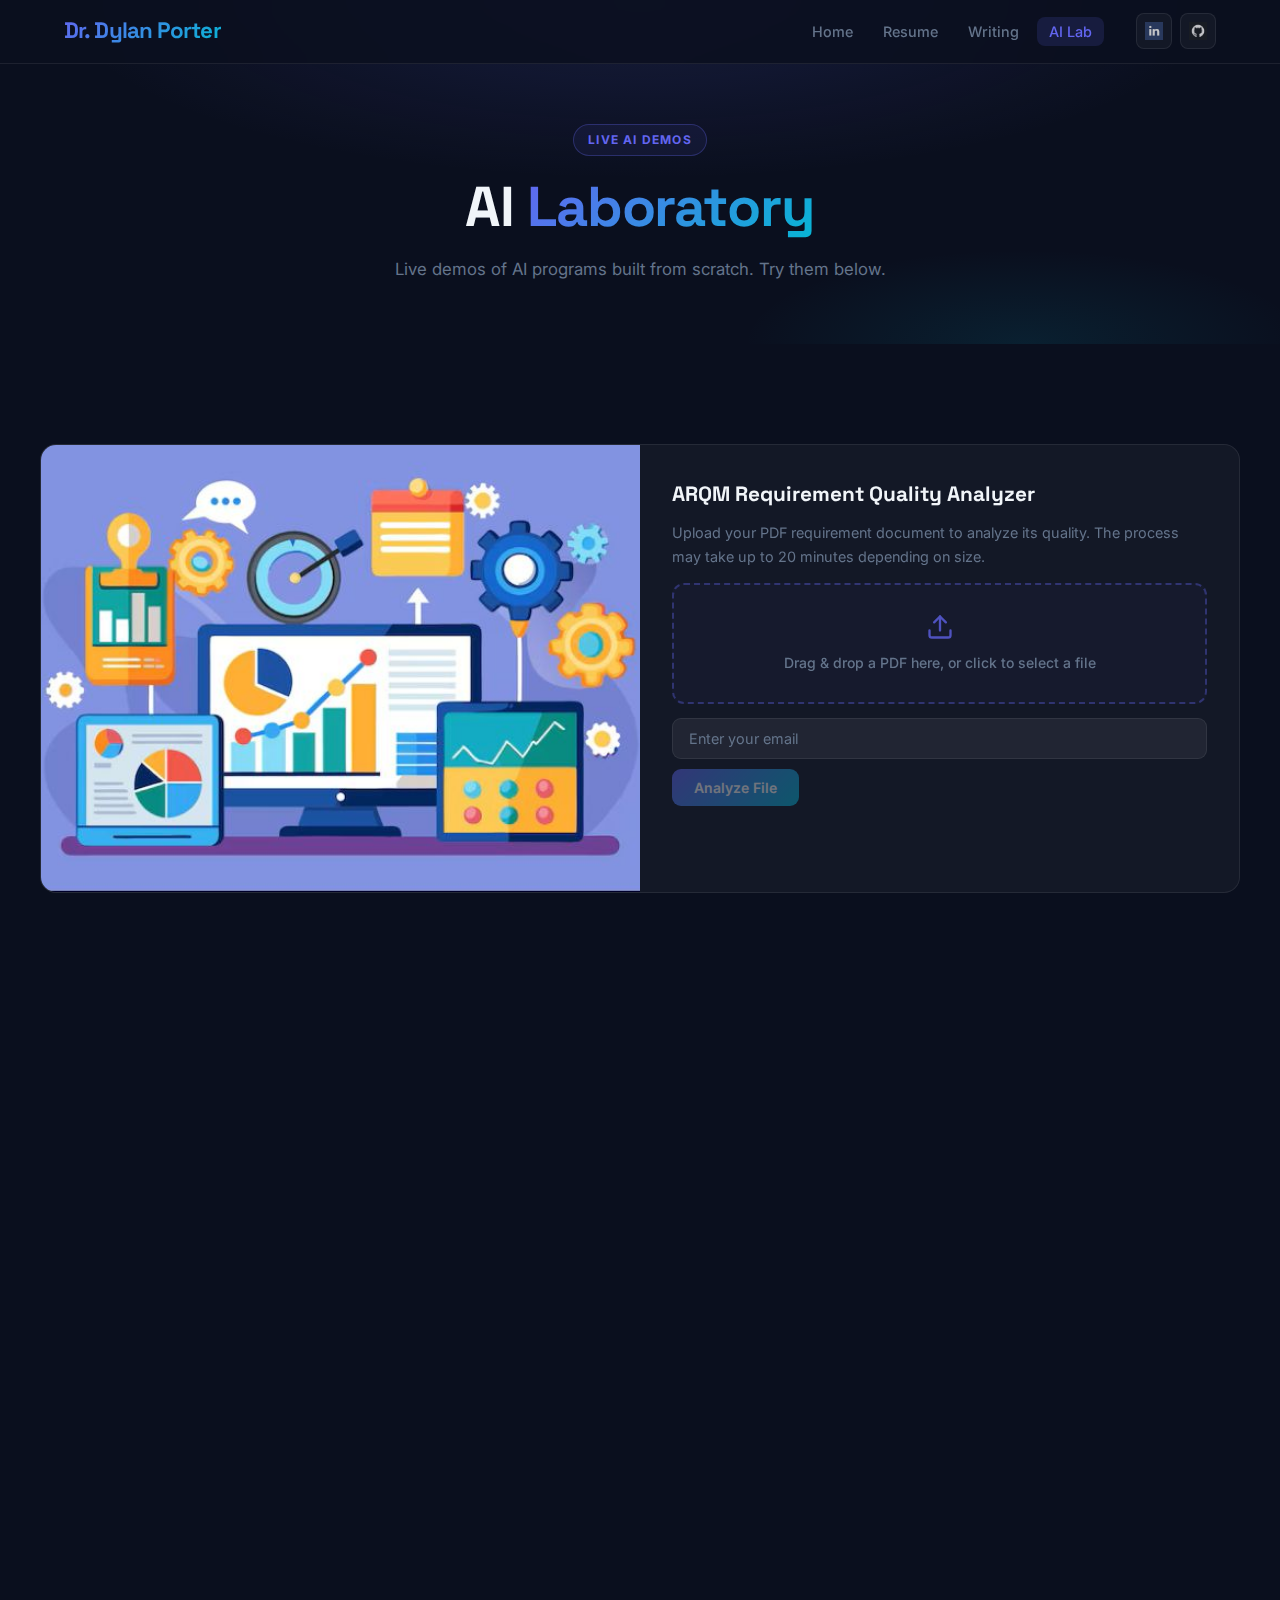
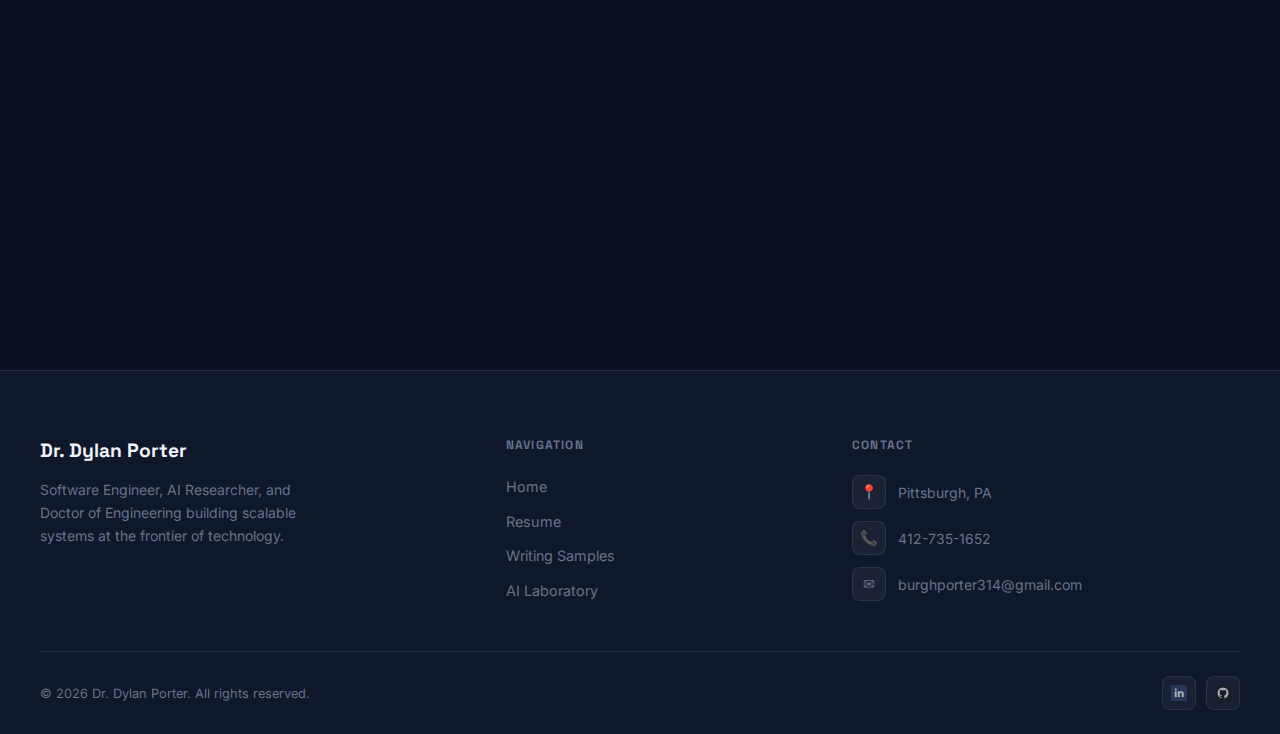
<file: ailab.html>
<!DOCTYPE html>
<html lang="en">
<head>
  <meta charset="utf-8">
  <meta http-equiv="X-UA-Compatible" content="IE=edge">
  <meta name="viewport" content="width=device-width, initial-scale=1">
  <title>AI Laboratory | Dr. Dylan Porter</title>

  <link href="https://fonts.googleapis.com/css2?family=Space+Grotesk:wght@400;500;600;700;800&family=Inter:wght@300;400;500;600;700&display=swap" rel="stylesheet">
  <link href="css/redesign.css" rel="stylesheet">
</head>
<body>

  <!-- Navigation -->
  <nav class="site-nav">
    <div class="nav-inner">
      <a class="nav-brand" href="index.html">Dr. Dylan Porter</a>
      <button class="nav-toggle" id="navToggle" aria-label="Toggle navigation">
        <span></span>
        <span></span>
        <span></span>
      </button>
      <div class="nav-menu" id="navMenu">
        <ul class="nav-links">
          <li><a class="nav-link" href="index.html">Home</a></li>
          <li><a class="nav-link" href="resume.html">Resume</a></li>
          <li><a class="nav-link" href="papers.html">Writing</a></li>
          <li><a class="nav-link active" href="ailab.html">AI Lab</a></li>
        </ul>
        <div class="nav-social">
          <a class="nav-social-link" href="https://www.linkedin.com/in/dylan-p3141592/" target="_blank" rel="noopener noreferrer" aria-label="LinkedIn">
            <img class="nav-social-icon" src="headerImages/linkedin.png" alt="LinkedIn">
          </a>
          <a class="nav-social-link" href="https://github.com/burghporter314" target="_blank" rel="noopener noreferrer" aria-label="GitHub">
            <img class="nav-social-icon" src="headerImages/github.png" alt="GitHub">
          </a>
        </div>
      </div>
    </div>
  </nav>

  <!-- Page Hero -->
  <section class="page-hero">
    <div class="section-tag">Live AI Demos</div>
    <h1>AI <span class="gradient-text">Laboratory</span></h1>
    <p class="page-hero-sub">Live demos of AI programs built from scratch. Try them below.</p>
  </section>

  <!-- Lab Section -->
  <section class="site-section">
    <div class="section-inner">

      <!-- ARQM Requirement Quality Analyzer -->
      <div class="lab-card animate-on-scroll">
        <div class="lab-img-wrap">
          <img src="ProgrammingImages/img7.jpg" alt="ARQM" class="lab-img">
        </div>
        <div class="lab-content">
          <h3>ARQM Requirement Quality Analyzer</h3>
          <p>Upload your PDF requirement document to analyze its quality. The process may take up to 20 minutes depending on size.</p>

          <div id="pdfCard" class="pdf-drop-zone">
            <svg xmlns="http://www.w3.org/2000/svg" width="28" height="28" viewBox="0 0 24 24" fill="none" stroke="currentColor" stroke-width="2" stroke-linecap="round" stroke-linejoin="round">
              <path d="M21 15v4a2 2 0 0 1-2 2H5a2 2 0 0 1-2-2v-4"></path>
              <polyline points="17 8 12 3 7 8"></polyline>
              <line x1="12" y1="3" x2="12" y2="15"></line>
            </svg>
            Drag &amp; drop a PDF here, or click to select a file
          </div>

          <form id="pdfForm" action="https://drdylanporter.com/arqm" method="POST" enctype="multipart/form-data">
            <input type="file" name="files" id="pdfFile" accept="application/pdf" required style="display:none;">
            <input type="email" name="email" id="email" placeholder="Enter your email" required class="dark-input" style="margin-bottom:10px;">
            <button type="submit" class="btn-glow" id="submitBtn" disabled>
              Analyze File
            </button>
          </form>

          <div id="status"></div>
        </div>
      </div>

      <!-- Sentiment Analysis -->
      <div class="lab-card animate-on-scroll">
        <div class="lab-img-wrap">
          <img src="ProgrammingImages/img5.jpg" alt="Sentiment Analysis" class="lab-img">
        </div>
        <div class="lab-content">
          <h3>Sentiment Analysis</h3>
          <p>Detects anger, fear, joy, love, sadness, and surprise. Go ahead and give it a try!</p>
          <div class="dark-input-group">
            <input type="text" class="dark-input" id="textInput" placeholder="Type your text here">
            <button type="button" class="btn-glow" onclick="analyze()">Analyze</button>
          </div>
          <div class="lab-result" id="result">Sentiment: &mdash;</div>
        </div>
      </div>

      <!-- Typo Correction -->
      <div class="lab-card animate-on-scroll">
        <div class="lab-img-wrap">
          <img src="ProgrammingImages/img6.jpg" alt="Typo Correction" class="lab-img">
        </div>
        <div class="lab-content">
          <h3>Typo Correction</h3>
          <p>Detects and fixes typos. Enter some text and give it a shot!</p>
          <div class="dark-input-group">
            <input type="text" class="dark-input" id="typoInput" placeholder="Type your text here">
            <button type="button" class="btn-glow" onclick="analyzeTypo()">Analyze</button>
          </div>
          <div class="lab-result" id="typoResult">Text Correction: &mdash;</div>
        </div>
      </div>

    </div>
  </section>

  <!-- Footer -->
  <footer class="site-footer">
    <div class="footer-inner">
      <div class="footer-grid">

        <div class="footer-col">
          <div class="footer-brand-name">Dr. Dylan Porter</div>
          <p class="footer-tagline">Software Engineer, AI Researcher, and Doctor of Engineering building scalable systems at the frontier of technology.</p>
        </div>

        <div class="footer-col">
          <div class="footer-col-title">Navigation</div>
          <nav class="footer-nav">
            <a href="index.html">Home</a>
            <a href="resume.html">Resume</a>
            <a href="papers.html">Writing Samples</a>
            <a href="ailab.html">AI Laboratory</a>
          </nav>
        </div>

        <div class="footer-col">
          <div class="footer-col-title">Contact</div>
          <div class="footer-contact-list">
            <div class="footer-contact-item">
              <span class="footer-contact-icon">&#128205;</span>
              Pittsburgh, PA
            </div>
            <div class="footer-contact-item">
              <span class="footer-contact-icon">&#128222;</span>
              412-735-1652
            </div>
            <div class="footer-contact-item">
              <span class="footer-contact-icon">&#9993;</span>
              burghporter314@gmail.com
            </div>
          </div>
        </div>

      </div>

      <div class="footer-bottom">
        <p class="footer-copy">&copy; 2026 Dr. Dylan Porter. All rights reserved.</p>
        <div class="footer-socials">
          <a class="footer-social-link" href="https://www.linkedin.com/in/dylan-p3141592/" target="_blank" rel="noopener noreferrer" aria-label="LinkedIn">
            <img class="footer-social-icon" src="headerImages/linkedin.png" alt="LinkedIn">
          </a>
          <a class="footer-social-link" href="https://github.com/burghporter314" target="_blank" rel="noopener noreferrer" aria-label="GitHub">
            <img class="footer-social-icon" src="headerImages/github.png" alt="GitHub">
          </a>
        </div>
      </div>
    </div>
  </footer>

  <script>
    // Nav toggle
    const navToggle = document.getElementById('navToggle');
    const navMenu   = document.getElementById('navMenu');

    navToggle.addEventListener('click', function () {
      navToggle.classList.toggle('is-open');
      navMenu.classList.toggle('is-open');
    });

    // Scroll-reveal
    const observer = new IntersectionObserver(function (entries) {
      entries.forEach(function (entry) {
        if (entry.isIntersecting) {
          entry.target.classList.add('visible');
          observer.unobserve(entry.target);
        }
      });
    }, { threshold: 0.1 });

    window.addEventListener('DOMContentLoaded', function () {
      document.querySelectorAll('.animate-on-scroll').forEach(function (el) {
        observer.observe(el);
      });
    });

    // Sentiment
    async function analyze() {
      const text = document.getElementById('textInput').value;
      if (!text) return alert("Please enter text");
      try {
        const response = await fetch("https://drdylanporter.com/sentiment", {
          method: "POST",
          headers: { "Content-Type": "application/json" },
          body: JSON.stringify({ text })
        });
        if (!response.ok) {
          const errorData = await response.json();
          document.getElementById('result').innerText = "Error: " + errorData.message;
          return;
        }
        const data = await response.json();
        document.getElementById('result').innerText = "Sentiment: " + data.sentiment;
      } catch (err) {
        document.getElementById('result').innerText = "Error connecting to API";
      }
    }

    // Typo
    async function analyzeTypo() {
      const text = document.getElementById('typoInput').value;
      if (!text) return alert("Please enter text");
      try {
        const response = await fetch("https://drdylanporter.com/typo", {
          method: "POST",
          headers: { "Content-Type": "application/json" },
          body: JSON.stringify({ text })
        });
        if (!response.ok) {
          const errorData = await response.json();
          document.getElementById('typoResult').innerText = "Error: " + errorData.message;
          return;
        }
        const data = await response.json();
        document.getElementById('typoResult').innerText = "Text Correction: " + data.typo;
      } catch (err) {
        document.getElementById('typoResult').innerText = "Error connecting to API";
      }
    }

    // PDF drag-drop & form
    const pdfCard    = document.getElementById('pdfCard');
    const pdfInput   = document.getElementById('pdfFile');
    const emailInput = document.getElementById('email');
    const submitBtn  = document.getElementById('submitBtn');
    const status     = document.getElementById('status');
    const pdfForm    = document.getElementById('pdfForm');

    function validateForm() {
      const emailValid   = emailInput.value.trim() !== "" && emailInput.checkValidity();
      const fileSelected = pdfInput.files.length > 0;
      submitBtn.disabled = !(emailValid && fileSelected);
    }

    pdfInput.addEventListener('change', () => {
      if (pdfInput.files.length > 0) {
        status.innerText = "File selected: " + pdfInput.files[0].name;
        validateForm();
      }
    });

    emailInput.addEventListener('input', validateForm);
    pdfCard.addEventListener('click', () => pdfInput.click());

    pdfCard.addEventListener('dragover', e => {
      e.preventDefault();
      pdfCard.classList.add('dragover');
    });

    pdfCard.addEventListener('dragleave', e => {
      e.preventDefault();
      pdfCard.classList.remove('dragover');
    });

    pdfCard.addEventListener('drop', e => {
      e.preventDefault();
      pdfCard.classList.remove('dragover');
      if (e.dataTransfer.files.length > 0) {
        pdfInput.files = e.dataTransfer.files;
        status.innerText = "File ready: " + e.dataTransfer.files[0].name;
        validateForm();
      }
    });

    pdfForm.addEventListener('submit', e => {
      e.preventDefault();
      submitBtn.disabled = true;
      status.innerHTML = '<div class="spinner"></div>Uploading and processing...';

      const formData = new FormData(pdfForm);

      fetch(pdfForm.action, {
        method: 'POST',
        body: formData,
      }).catch(err => {
        console.error("Error sending file:", err);
      });

      setTimeout(() => {
        status.innerText = "Thanks! You will receive the report to your email shortly.";
      }, 500);
    });
  </script>

</body>
</html>
</file>
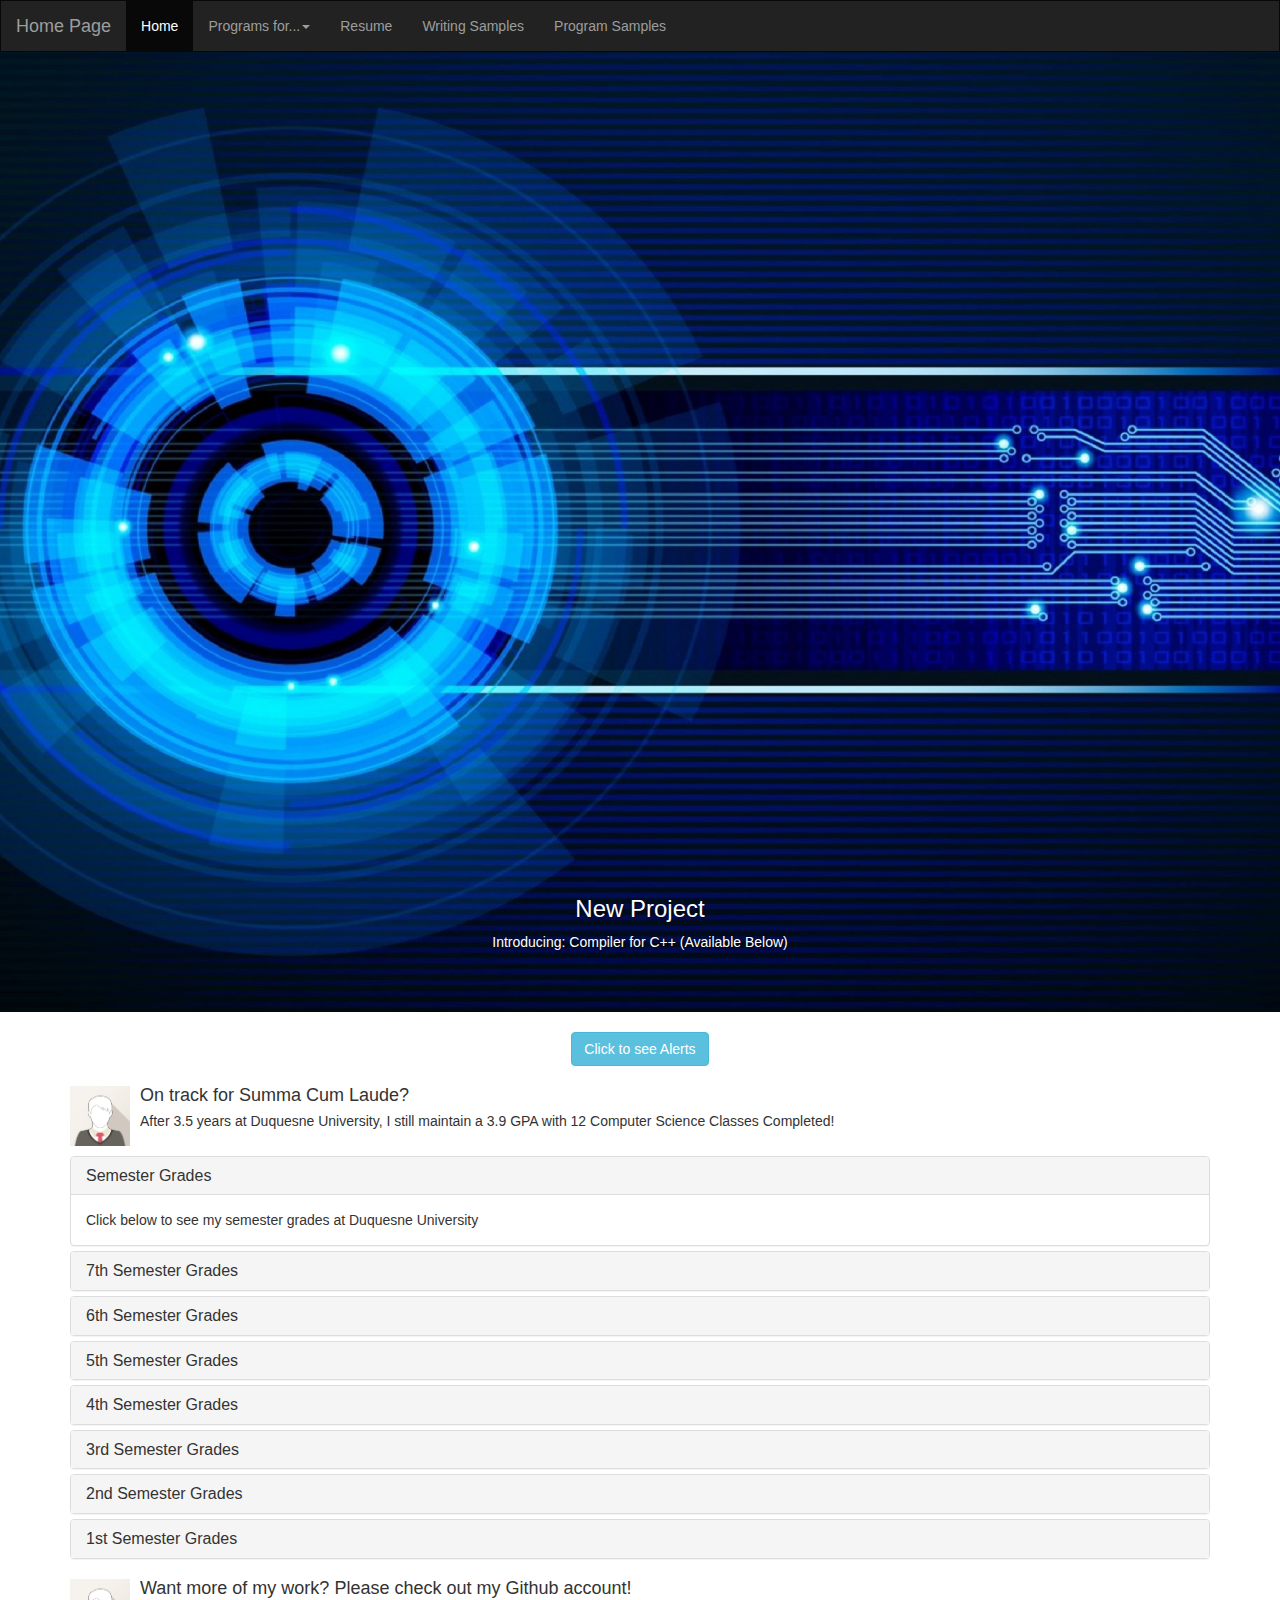
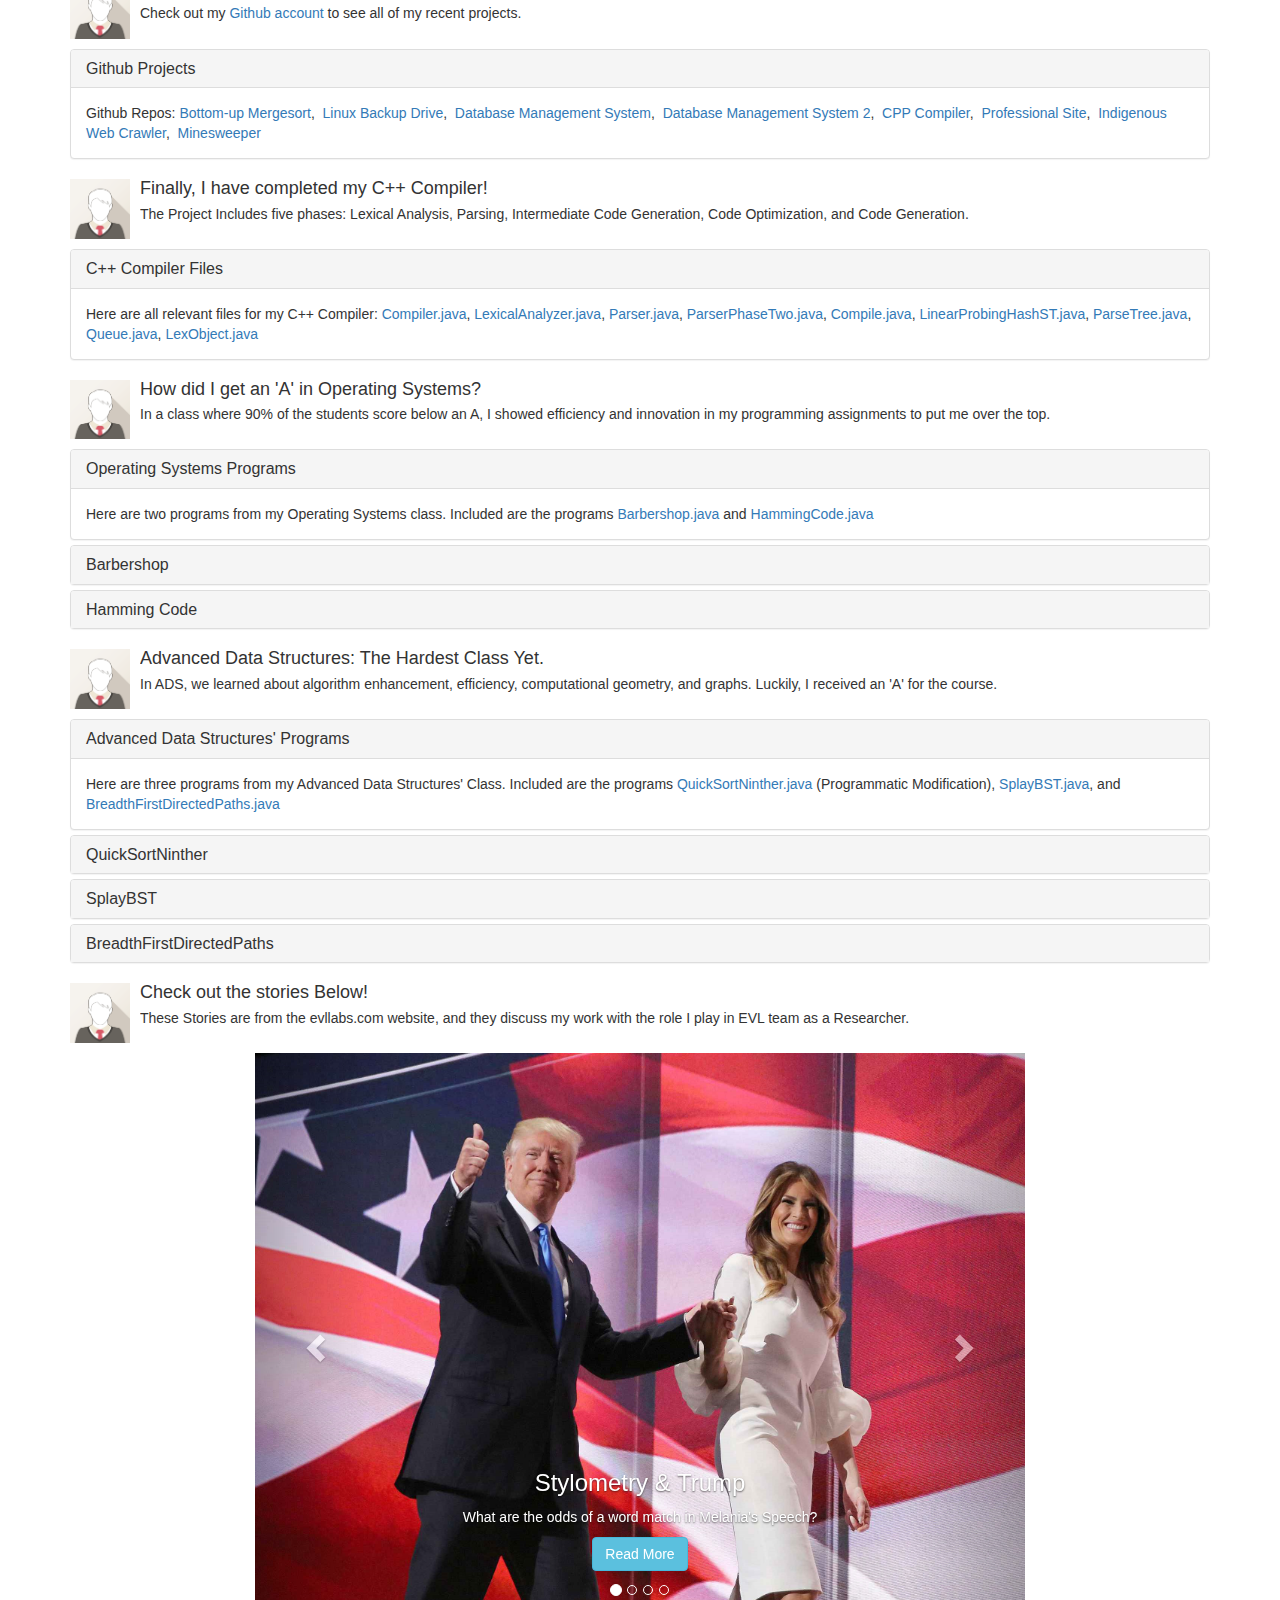
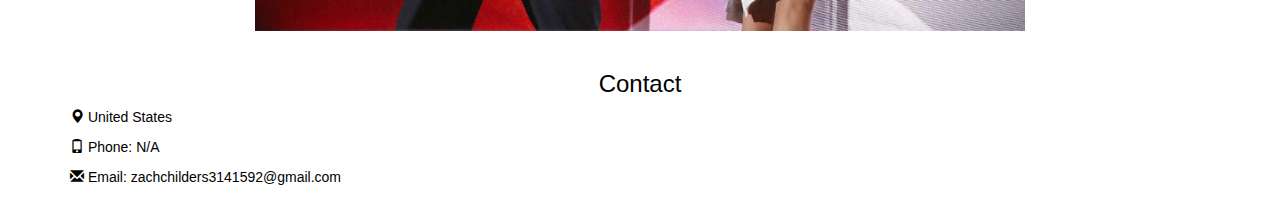
<file: Main_Page.html>
<!DOCTYPE html>
<html lang="en">
  <head>
    <meta charset="utf-8">
    <meta http-equiv="X-UA-Compatible" content="IE=edge">
    <meta name="viewport" content="width=device-width, initial-scale=1">
    <!-- The above 3 meta tags *must* come first in the head; any other head content must come *after* these tags -->
    <title>Dylan's Website</title>

    <!-- Bootstrap -->
    <link href="css/bootstrap.min.css" rel="stylesheet">

    <!-- HTML5 shim and Respond.js for IE8 support of HTML5 elements and media queries -->
    <!-- WARNING: Respond.js doesn't work if you view the page via file:// -->
    <!--[if lt IE 9]>
      <script src="https://oss.maxcdn.com/html5shiv/3.7.3/html5shiv.min.js"></script>
      <script src="https://oss.maxcdn.com/respond/1.4.2/respond.min.js"></script>
    <![endif]-->
  <style>
  .affix {
      top: 0;
      width: 100%;
  }

  .affix + .container-fluid {
      padding-top: 70px;
  }
  body {
    padding:0px;
  }

  </style>
  </head>
  <body style="">

	<div class="container">
	  <!-- Modal -->
	  <div class="modal fade" id="myModal" role="dialog">
		<div class="modal-dialog">
		
		  <!-- Modal content-->
		  <div class="modal-content">
			<div class="modal-header">
			  <button type="button" class="close" data-dismiss="modal">&times;</button>
			  <h4 class="modal-title">Attention</h4>
			</div>
			<div class="modal-body">
			  <p>This site is only meant for potential employers, family, or friends -- If this 
			  does not describe you, please exit the site. The site is also still under maintence 
			  -- so there may be broken links. Thank you for visiting my site!</p>
			</div>
			<div class="modal-footer">
			  <button type="button" class="btn btn-default" data-dismiss="modal">Close</button>
			</div>
		  </div>
		  
		</div>
	  </div>
	  
	</div>

    <nav class="navbar navbar-inverse" style="z-index:16; border-radius:0px;margin-bottom:0px;" data-spy="affix" data-offset-top="197" style="margin-bottom:10px;">
      <div class="container-fluid">

        <div class="navbar-header">
          <button type="button" class="navbar-toggle" data-toggle="collapse" data-target="#myNavbar">
            <span class="icon-bar"></span>
            <span class="icon-bar"></span>
            <span class="icon-bar"></span>                        
          </button>
          <a class="navbar-brand" href="#">Home Page</a>
        </div>
        <div class="collapse navbar-collapse" id="myNavbar">
          <ul class="nav navbar-nav">
            <li class="active"><a href="#">Home</a></li>
            <li class="dropdown">
              <a class="dropdown-toggle" data-toggle="dropdown" href="#">Programs for...<span class="caret"></span></a>
              <ul class="dropdown-menu">
                <li><a href="#osstart">Operating Systems</a></li>
                <li><a href="#adsstart">Advanced Data Structures</a></li>
              </ul>
            </li>
            <li><a href="Resume.html">Resume</a></li>
            <li><a href="Papers.html">Writing Samples</a></li>
			<li><a href="Programs.html">Program Samples</a></li>
            </ul>
	  	  <!--
          <ul class="nav navbar-nav navbar-right">
            <li><a href="#"><span class="glyphicon glyphicon-user"></span> Sign Up</a></li>
            <li><a href="#"><span class="glyphicon glyphicon-log-in"></span> Login</a></li>
		  </ul>-->
        </div>
      </div>
    </nav>
    <!--Slideshow-->
    <div class="container-fluid" style="padding:0px;">
      <div id="myCarousel" class="carousel slide" data-ride="carousel" style = "margin:0px;">
        <!-- Indicators -->
        <ol class="carousel-indicators" style = "opacity:0;" >
          <li data-target="#myCarousel" data-slide-to="0" class="active"></li>
          <li data-target="#myCarousel" data-slide-to="1"></li>
          <li data-target="#myCarousel" data-slide-to="2"></li>
		  <li data-target="#myCarousel" data-slide-to="3"></li>
        </ol>

        <!-- Wrapper for slides -->
        <div class="carousel-inner" style="">


          <div class="item active">
            <img src="Images/pic20.jpg" style="width:100%;">
            <div class="carousel-caption">
              <h3>New Project</h3>
              <p>Introducing: Compiler for C++ (Available Below)</p>
              <!--<a href="#accordion0"> <button type="button" class="btn btn-default btn-sm">Learn More</button> </a>-->
            </div>
          </div>

          <div class="item">
            <img src="Images/pic15.jpg" style="width:100%;">
            <div class="carousel-caption">
              <h3>Software Engineering</h3>
              <p>Expert Experience in Development and Innovation</p>
            </div>
          </div>

          <div class="item">
            <img src="Images/pic1.jpg" style="width:100%;">
            <div class="carousel-caption">
              <h3>Cyber Security</h3>
              <p>Experience in PHP, SQL, and more</p>
            </div>
          </div>
    
          <div class="item">
            <img src="Images/pic3.jpg" style="width:100%;">
            <div class="carousel-caption">
              <h3>Android Apps</h3>
              <p>Providing mobile solutions to simple problems like Home Security</p>
            </div>
          </div>
		  
          <div class="item">
            <img src="Images/pic2.jpg" style="width:100%;">
            <div class="carousel-caption">
              <h3>Windows</h3>
              <p>RSA Encryption and other Protocol Programs</p>
            </div>
          </div>
		  
        </div>


      </div>
    </div>
    <br />

	<!--Arbitrary Alerts-->
	
	<div class="container" style="text-align:center;">
	  <button type="button" class="btn btn-info" data-toggle="collapse" data-target="#demo">Click to see Alerts</button>
	  <div id="demo" class="collapse">
	  <br />
        <div class="alert alert-info">
          <strong>Another Perfect Semester!</strong> Seventh Semester Grades are in and I got another 4.0!
        </div>
        <div class="alert alert-success">
          <strong>Another Perfect Semester!</strong> Sixth Semester Grades are in and I got another 4.0!
        </div>
        <div class="alert alert-warning">
          <strong>Computer Science Internship!</strong> I have accepted an internship opportunity for UPMC!
        </div>
        <div class="alert alert-info">
          <strong>Computer Science Internship!</strong> I have accepted an internship opportunity for the IT Department at C.O.R.E.!
        </div>
        <div class="alert alert-success">
          <strong>Grades are in!</strong> Check below for my latest 4th Semester Grades!
        </div>
        <div class="alert alert-info">
          <strong>Operating Systems Programs Added!</strong> Be sure to check out Barbershop and HammingCode!
        </div>
        <div class="alert alert-warning">
          <strong>Deans List!</strong> I have officially made the Dean's list for the 4th Semester!
        </div>
        <div class="alert alert-danger">
          <strong>Perfect 4.0!</strong> Second Semester Grades are in -- and they are 4.0 Perfect!
        </div>
	  </div>
	</div>
	<br />

    <!-- Left-aligned media object -->
    <div class = "container">
      <div class="media">
        <div class="media-left">
          <img src="Images/img_avatar1.png" class="media-object" style="width:60px;margin-bottom:10px;">
        </div>
        <div class="media-body">
          <h4 class="media-heading" style="">On track for Summa Cum Laude?</h4>
          <p style = "">After 3.5 years at Duquesne University, I still maintain a 3.9 GPA with 12 Computer Science Classes Completed!</p>
		</div>
      </div>
    </div>	
	
	
    <!-- Grades Display -->
	



	<div class="container">
      <div class="panel-group " id="accordion">
        <div class="panel panel-default">
          <div class="panel-heading" >
            <h4 class="panel-title">
              <a data-toggle="collapse" data-parent="#accordion" href="#collapsegradecol">Semester Grades</a>
            </h4>
          </div>
          <div id="collapsegradecol" class="panel-collapse collapse in">
            <div class="panel-body">Click below to see my semester grades at Duquesne University</div>
          </div>
        </div>


        <div class="panel panel-default">
          <div class="panel-heading">
            <h4 class="panel-title">
              <a data-toggle="collapse" data-parent="#accordion" href="#collapse7thsem">7th Semester Grades</a>
            </h4>
          </div>
          <div id="collapse7thsem" class="panel-collapse collapse">
            <div class="panel-body" style="padding:0px;">
			  <table class="table" style="margin:0px;">
			    <thead class = "bg-info">
				  <tr>
				    <th>Class</th>
				    <th>Credits</th>
				    <th>Grade</th>
				  </tr>
			    </thead>
			    <tbody>
				  <tr class="bg-info">
				    <td>D.B. Management Systems</td>
				    <td>3</td>
				    <td>A</td>
				  </tr>
				  <tr class="bg-info">
				    <td>Honors Theology</td>
				    <td>3</td>
				    <td>A</td>
				  </tr>
				  <tr class="bg-info">
				    <td>Intro to Biostatistics</td>
				    <td>3</td>
				    <td>A</td>
				  </tr>
				  <tr class="bg-info">
				    <td>Managerial Decision Making</td>
				    <td>3</td>
				    <td>A</td>
				  </tr>
				  <tr class="bg-info">
				    <td>Sociology of Death and Dying</td>
				    <td>3</td>
				    <td>A</td>
				  </tr>
				  <tr class="bg-info">
				    <td>Internship</td>
				    <td>3</td>
				    <td>A</td>
				  </tr>
				  <thead class = "bg-info">
				    <tr>
				  	  <th>Classes</th>
					  <th>Credits</th>
					  <th>GPA</th>
				    </tr>
				  </thead>
				  <tbody>
				    <tr class="bg-success">
					  <td>6</td>
					  <td>18</td>
					  <td>4.0</td>
				    </tr>
				  </tbody>
			    </tbody>
			  </table>
			</div>
          </div>
        </div>

<div class="panel panel-default">
          <div class="panel-heading">
           <h4 class="panel-title">
              <a data-toggle="collapse" data-parent="#accordion" href="#collapse6thsem">6th Semester Grades</a>
            </h4>
          </div>
          <div id="collapse6thsem" class="panel-collapse collapse">
            <div class="panel-body" style="padding:0px;">
			  <table class="table" style="margin:0px;">
			    <thead class = "bg-info">
			  	  <tr>
			 	    <th>Class</th>
				    <th>Credits</th>
				    <th>Grade</th>

			   	  </tr>
			    </thead>
			    <tbody>
				  <tr class="bg-info">
				    <td>Computer Science Tools</td>
				    <td>3</td>
				    <td>A</td>
				  </tr>
				  <tr class="bg-info">
				    <td>Web-Based Systems</td>
				    <td>3</td>
				    <td>A</td>
				  </tr>
				  <tr class="bg-info">
				    <td>Entrepreneurship</td>
				    <td>3</td>
				    <td>A</td>
				  </tr>
				  <tr class="bg-info">
				    <td>Business Information Systems</td>
				    <td>3</td>
				    <td>A</td>
				  </tr>
				  <tr class="bg-info">
				    <td>Differential Equations</td>
				    <td>3</td>
				    <td>A</td>
				  </tr>
				  <thead class = "bg-success">
				    <tr>
					  <th>Classes</th>
					  <th>Credits</th>
					  <th>GPA</th>
				    </tr>
				  </thead>
				  <tbody>
				    <tr class="bg-info">
					  <td>5</td>
					  <td>15</td>
					  <td>4.0</td>
				    </tr>
				  </tbody>
			    </tbody>
			  </table>
			</div>
          </div>
        </div>


<div class="panel panel-default">
          <div class="panel-heading">
           <h4 class="panel-title">
              <a data-toggle="collapse" data-parent="#accordion" href="#collapse5thsem">5th Semester Grades</a>
            </h4>
          </div>
          <div id="collapse5thsem" class="panel-collapse collapse">
            <div class="panel-body" style="padding:0px;">
			  <table class="table" style="margin:0px;">
			    <thead class = "bg-info">
			  	  <tr>
			 	    <th>Class</th>
				    <th>Credits</th>
				    <th>Grade</th>

			   	  </tr>
			    </thead>
			    <tbody>
				  <tr class="bg-info">
				    <td>Systems Programming and Design</td>
				    <td>3</td>
				    <td>A</td>
				  </tr>
				  <tr class="bg-success">
				    <td>Theory of Prog. Languages</td>
				    <td>3</td>
				    <td>B</td>
				  </tr>
				  <tr class="bg-info">
				    <td>Introduction to Marketing</td>
				    <td>3</td>
				    <td>A</td>
				  </tr>
				  <tr class="bg-info">
				    <td>Introduction to Management</td>
				    <td>3</td>
				    <td>A-</td>
				  </tr>
				  <tr class="bg-success">
				    <td>Physics I</td>
				    <td>3</td>
				    <td>B</td>
				  </tr>
				  <tr class="bg-info">
				    <td>Physics Lab</td>
				    <td>1</td>
				    <td>A</td>
				  </tr>
				  <tr class="bg-info">
				    <td>Advanced Honors I</td>
				    <td>-</td>
				    <td>H</td>
				  </tr>
				  <tr class="bg-info">
				    <td>Honors Research</td>
				    <td>-</td>
				    <td>H</td>
				  </tr>
				  <thead class = "bg-info">
				    <tr>
					  <th>Classes</th>
					  <th>Credits</th>
					  <th>GPA</th>
				    </tr>
				  </thead>
				  <tbody>
				    <tr class="bg-success">
					  <td>8</td>
					  <td>16</td>
					  <td>3.57</td>
				    </tr>
				  </tbody>
			    </tbody>
			  </table>
			</div>
          </div>
        </div>




        <div class="panel panel-default">
          <div class="panel-heading">
            <h4 class="panel-title">
              <a data-toggle="collapse" data-parent="#accordion" href="#collapse4thsem">4th Semester Grades</a>
            </h4>
          </div>
          <div id="collapse4thsem" class="panel-collapse collapse">
            <div class="panel-body" style="padding:0px;">
			  <table class="table" style="margin:0px;">
			    <thead class = "bg-info">
				  <tr>
				    <th>Class</th>
				    <th>Credits</th>
				    <th>Grade</th>
				  </tr>
			    </thead>
			    <tbody>
				  <tr class="bg-info">
				    <td>Operating Systems</td>
				    <td>3</td>
				    <td>A</td>
				  </tr>
				  <tr class="bg-info">
				    <td>Numerical Analysis</td>
				    <td>4</td>
				    <td>A</td>
				  </tr>
				  <tr class="bg-success">
				    <td>Calculus III</td>
				    <td>3</td>
				    <td>B+</td>
				  </tr>
				  <tr class="bg-info">
				    <td>Honors Philosophy</td>
				    <td>3</td>
				    <td>A-</td>
				  </tr>
				  <tr class="bg-info">
				    <td>Honors Social Justice</td>
				    <td>3</td>
				    <td>A</td>
				  </tr>
				  <tr class="bg-info">
				    <td>Honors Research</td>
				    <td>-</td>
				    <td>H</td>
				  </tr>
				  <thead class = "bg-info">
				    <tr>
				  	  <th>Classes</th>
					  <th>Credits</th>
					  <th>GPA</th>
				    </tr>
				  </thead>
				  <tbody>
				    <tr class="bg-success">
					  <td>6</td>
					  <td>16</td>
					  <td>3.77</td>
				    </tr>
				  </tbody>
			    </tbody>
			  </table>
			</div>
          </div>
        </div>
        <div class="panel panel-default">
          <div class="panel-heading">
           <h4 class="panel-title">
              <a data-toggle="collapse" data-parent="#accordion" href="#collapse3rdsem">3rd Semester Grades</a>
            </h4>
          </div>
          <div id="collapse3rdsem" class="panel-collapse collapse">
            <div class="panel-body" style="padding:0px;">
			  <table class="table" style="margin:0px;">
			    <thead class = "bg-info">
			  	  <tr>
			 	    <th>Class</th>
				    <th>Credits</th>
				    <th>Grade</th>

			   	  </tr>
			    </thead>
			    <tbody>
				  <tr class="bg-info">
				    <td>Advanced Data Structures</td>
				    <td>3</td>
				    <td>A</td>
				  </tr>
				  <tr class="bg-info">
				    <td>Calculus II</td>
				    <td>4</td>
				    <td>A</td>
				  </tr>
				  <tr class="bg-success">
				    <td>Computer Org & Assem Lang</td>
				    <td>3</td>
				    <td>B</td>
				  </tr>
				  <tr class="bg-info">
				    <td>Public Speaking</td>
				    <td>3</td>
				    <td>A</td>
				  </tr>
				  <tr class="bg-info">
				    <td>New Media Production</td>
				    <td>3</td>
				    <td>A</td>
				  </tr>
				  <thead class = "bg-info">
				    <tr>
					  <th>Classes</th>
					  <th>Credits</th>
					  <th>GPA</th>
				    </tr>
				  </thead>
				  <tbody>
				    <tr class="bg-success">
					  <td>5</td>
					  <td>16</td>
					  <td>3.81</td>
				    </tr>
				  </tbody>
			    </tbody>
			  </table>
			</div>
          </div>
        </div>
        <div class="panel panel-default">
          <div class="panel-heading">
           <h4 class="panel-title">
              <a data-toggle="collapse" data-parent="#accordion" href="#collapse2ndsem">2nd Semester Grades</a>
            </h4>
          </div>
          <div id="collapse2ndsem" class="panel-collapse collapse">
            <div class="panel-body" style="padding:0px;">
			  <table class="table" style="margin:0px;">
			    <thead class = "bg-info">
			  	  <tr>
			 	    <th>Class</th>
				    <th>Credits</th>
				    <th>Grade</th>

			   	  </tr>
			    </thead>
			    <tbody>
				  <tr class="bg-info">
				    <td>Java w/ Data Structures</td>
				    <td>3</td>
				    <td>A</td>
				  </tr>
				  <tr class="bg-info">
				    <td>Calculus I</td>
				    <td>4</td>
				    <td>A</td>
				  </tr>
				  <tr class="bg-info">
				    <td>Environmental History</td>
				    <td>3</td>
				    <td>A</td>
				  </tr>
				  <tr class="bg-info">
				    <td>Survey of Sociology</td>
				    <td>3</td>
				    <td>A</td>
				  </tr>
				  <tr class="bg-info">
				    <td>Imaginative Lit & Crit Writing</td>
				    <td>3</td>
				    <td>A</td>
				  </tr>
				  <thead class = "bg-success">
				    <tr>
					  <th>Classes</th>
					  <th>Credits</th>
					  <th>GPA</th>
				    </tr>
				  </thead>
				  <tbody>
				    <tr class="bg-info">
					  <td>5</td>
					  <td>16</td>
					  <td>4.0</td>
				    </tr>
				  </tbody>
			    </tbody>
			  </table>
			</div>
          </div>
        </div>
        <div class="panel panel-default">
          <div class="panel-heading">
           <h4 class="panel-title">
              <a data-toggle="collapse" data-parent="#accordion" href="#collapse1stsem">1st Semester Grades</a>
            </h4>
          </div>
          <div id="collapse1stsem" class="panel-collapse collapse">
            <div class="panel-body" style="padding:0px;">
			  <table class="table" style="margin:0px;">
			    <thead class = "bg-info">
			  	  <tr>
			 	    <th>Class</th>
				    <th>Credits</th>
				    <th>Grade</th>

			   	  </tr>
			    </thead>
			    <tbody>
				  <tr class="bg-info">
				    <td>Scientific Programming w/ Java</td>
				    <td>3</td>
				    <td>A</td>
				  </tr>
				  <tr class="bg-success">
				    <td>Discrete Mathematics</td>
				    <td>3</td>
				    <td>A-</td>
				  </tr>
				  <tr class="bg-success">
				    <td>Ethics</td>
				    <td>3</td>
				    <td>A-</td>
				  </tr>
				  <tr class="bg-info">
				    <td>Thinking and Writing Across Curriculum</td>
				    <td>3</td>
				    <td>A</td>
				  </tr>
				  <tr class="bg-info">
				    <td>Theological Ethics</td>
				    <td>3</td>
				    <td>A-</td>
				  </tr>
				  <tr class="bg-info">
				    <td>Research and Info Skills</td>
				    <td>1</td>
				    <td>A</td>
				  </tr>
				  <thead class = "bg-info">
				    <tr>
					  <th>Classes</th>
					  <th>Credits</th>
					  <th>GPA</th>
				    </tr>
				  </thead>
				  <tbody>
				    <tr class="bg-success">
					  <td>6</td>
					  <td>16</td>
					  <td>3.83</td>
				    </tr>
				  </tbody>
			    </tbody>
			  </table>
			</div>
          </div>
        </div>
      </div> 
    </div>


<!-- Left-aligned media object -->
    <div class = "container"  id="osstart">
      <div class="media">
        <div class="media-left">
          <img src="Images/img_avatar1.png" class="media-object" style="width:60px; margin-bottom:10px;">
        </div>
        <div class="media-body">
          <h4 class="media-heading" style="">Want more of my work? Please check out my Github account!</h4>
          <p style = "">Check out my <a href="http://github.com/burghporter314">Github account</a> to see all of my recent projects. </p>
        </div>
      </div>
    </div>	

    <div class="container">
      <div class="panel-group " id="accordion">
        <div class="panel panel-default">
          <div class="panel-heading">
            <h4 class="panel-title">
              <a data-toggle="collapse" data-parent="#accordion" href="#collapseprogcol">Github Projects</a>
            </h4>
          </div>
          <div id="collapseprogcol" class="panel-collapse collapse in">
            <div class="panel-body">
              Github Repos: 
                           <a href="https://github.com/burghporter314/BottomUpMergesort" target="_new">Bottom-up Mergesort</a>,&nbsp;
                           <a href="https://github.com/burghporter314/Drive_Backup_Linux" target="_new">Linux Backup Drive</a>,&nbsp;
                           <a href="https://github.com/burghporter314/DatabaseManagementSystem" target="_new">Database Management System</a>,&nbsp; 
                           <a href="https://github.com/burghporter314/DatabaseManagementSystem2" target="_new">Database Management System 2</a>,&nbsp;
                           <a href="https://github.com/burghporter314/CPPCompiler" target="_new">CPP Compiler</a>,&nbsp;
                           <a href="https://github.com/burghporter314/ProfessionalSite" target="_new">Professional Site</a>,&nbsp;
                           <a href="https://github.com/burghporter314/IndigenousWebCrawler" target="_new">Indigenous Web Crawler</a>,&nbsp;
                           <a href="https://github.com/burghporter314/Minesweeper" target="_new">Minesweeper</a>
            </div>
          </div>

        </div>
        </div>
      </div> 
    </div>


<!-- Left-aligned media object -->
    <div class = "container"  id="osstart">
      <div class="media">
        <div class="media-left">
          <img src="Images/img_avatar1.png" class="media-object" style="width:60px; margin-bottom:10px;">
        </div>
        <div class="media-body">
          <h4 class="media-heading" style="">Finally, I have completed my C++ Compiler!</h4>
          <p style = "">The Project Includes five phases: Lexical Analysis, Parsing, Intermediate Code Generation, Code Optimization, and Code Generation. </p>
        </div>
      </div>
    </div>	
	
	<!-- Systems Programming Compiler -->
	
	<div class="container">
      <div class="panel-group " id="accordion0">
        <div class="panel panel-default">
          <div class="panel-heading">
            <h4 class="panel-title">
              <a data-toggle="collapse" data-parent="#accordion0" href="#collapseprogcol0">C++ Compiler Files</a>
            </h4>
          </div>
          <div id="collapseprogcol0" class="panel-collapse collapse in">
            <div class="panel-body">
Here are all relevant files for my C++ Compiler: <a target="_new" href="Files/SystemsProgramming/Compiler/Compiler.java">Compiler.java</a>, 
<a target="_new" href="Files/SystemsProgramming/Compiler/LexicalAnalyzer.java">LexicalAnalyzer.java</a>, 
<a target="_new" href="Files/SystemsProgramming/Compiler/Parser.java">Parser.java</a>, 
<a target="_new" href="Files/SystemsProgramming/Compiler/ParserPhaseTwo.java">ParserPhaseTwo.java</a>, 
<a target="_new" href="Files/SystemsProgramming/Compiler/Compile.java">Compile.java</a>, 
<a target="_new" href="Files/SystemsProgramming/Compiler/LinearProbingHashST.java">LinearProbingHashST.java</a>, 
<a target="_new" href="Files/SystemsProgramming/Compiler/ParseTree.java">ParseTree.java</a>, 
<a target="_new" href="Files/SystemsProgramming/Compiler/Queue.java">Queue.java</a>, 
<a target="_new" href="Files/SystemsProgramming/Compiler/LexObject.java">LexObject.java</a>
          </div>
          </div>

        </div>
        </div>
      </div> 
    </div>

    <!-- Left-aligned media object -->
    <div class = "container"  id="osstart">
      <div class="media">
        <div class="media-left">
          <img src="Images/img_avatar1.png" class="media-object" style="width:60px; margin-bottom:10px;">
        </div>
        <div class="media-body">
          <h4 class="media-heading" style="">How did I get an 'A' in Operating Systems?</h4>
          <p style = "">In a class where 90% of the students score below an A, I showed efficiency and innovation in my programming assignments to put me over the top.</p>
        </div>
      </div>
    </div>	
	
	<!-- Operating Systems Programs -->
	
	<div class="container">
      <div class="panel-group " id="accordion2">
        <div class="panel panel-default">
          <div class="panel-heading">
            <h4 class="panel-title">
              <a data-toggle="collapse" data-parent="#accordion2" href="#collapseprogcol">Operating Systems Programs</a>
            </h4>
          </div>
          <div id="collapseprogcol" class="panel-collapse collapse in">
            <div class="panel-body">Here are two programs from my Operating Systems class. Included are the programs <a target="_new" href="Files/OSPrograms/Barbershop/BarberShop.java">Barbershop.java</a> and <a target="_new" href="Files/OSPrograms/Hamming/Hamming.java">HammingCode.java</a></div>
          </div>
        </div>
        <div class="panel panel-default">
          <div class="panel-heading">
            <h4 class="panel-title">
              <a data-toggle="collapse" data-parent="#accordion2" href="#collapsebarber">Barbershop</a>
            </h4>
          </div>
          <div id="collapsebarber" class="panel-collapse collapse">
            <div class="panel-body">The Barbershop program, per Wikipedia, is a classic inter-process communication 
		    and synchronization problem between multiple operating system processes. The problem is analogous 
		    to that of keeping a barber working when there are customers, resting when there are none, and doing
		    so in an orderly manner. Code: <a target="_new" href="Files/OSPrograms/Barbershop/BarberShop.java">BarberShop.java</a>,
			<a target="_new" href="Files/OSPrograms/Barbershop/Barber.java">Barber.java</a>,
			<a target="_new" href="Files/OSPrograms/Barbershop/Customer.java">Customer.java</a>,
			<a target="_new" href="Files/OSPrograms/Barbershop/TestCustomer.java">TestCustomer.java</a></div>
          </div>
        </div>
        <div class="panel panel-default">
          <div class="panel-heading">
           <h4 class="panel-title">
              <a data-toggle="collapse" data-parent="#accordion2" href="#collapsehamming">Hamming Code</a>
            </h4>
          </div>
          <div id="collapsehamming" class="panel-collapse collapse">
            <div class="panel-body">This program's purpose was in the field of error detection. With the concept of RAID
		     storage backup, hamming code provides a way to detect an error through the use of syndrome bits. Say, for example,
		     a bit was wrongly flipped through a data writing process, this program could detect such an error and write the corrected
		     byte to memory. Additionally, the program can detect the occurence of more than one error. It cannot, however, fix such a
	    	 problem. Code: <a target="_new" href="Files/OSPrograms/Hamming/Hamming.java">Hamming.java</a></div>
          </div>
        </div>
      </div> 
    </div>
	
    <!-- Left-aligned media object -->
    <div class = "container"  id="adsstart">
      <div class="media">
        <div class="media-left">
          <img src="Images/img_avatar1.png" class="media-object" style="width:60px; margin-bottom:10px;">
        </div>
        <div class="media-body">
          <h4 class="media-heading" style="">Advanced Data Structures: The Hardest Class Yet.</h4>
          <p style = "">In ADS, we learned about algorithm enhancement, efficiency, computational geometry, and graphs. Luckily, I received an 'A' for the course.</p>
        </div>
      </div>
    </div>	
	
	<!-- ADS Programs -->
	
	<div class="container">
      <div class="panel-group " id="accordion3">
        <div class="panel panel-default">
          <div class="panel-heading">
            <h4 class="panel-title">
              <a data-toggle="collapse" data-parent="#accordion3" href="#collapseprogadscol">Advanced Data Structures' Programs</a>
            </h4>
          </div>
          <div id="collapseprogadscol" class="panel-collapse collapse in">
            <div class="panel-body">Here are three programs from my Advanced Data Structures' Class. Included are the programs <a target="_new" href="Files/ADSPrograms/Assignment3/QuickSortNinther.java">QuickSortNinther.java</a> (Programmatic Modification), <a target="_new" href="Files/ADSPrograms/Assignment4/SplayBST.java">SplayBST.java</a>,  and <a target="_new" href="Files/ADSPrograms/Assignment6/BreadthFirstDirectedPaths.java">BreadthFirstDirectedPaths.java</a></div>
          </div>
        </div>
        <div class="panel panel-default">
          <div class="panel-heading">
            <h4 class="panel-title">
              <a data-toggle="collapse" data-parent="#accordion3" href="#collapseninther">QuickSortNinther</a>
            </h4>
          </div>
          <div id="collapseninther" class="panel-collapse collapse">
            <div class="panel-body"> Per wikipedia, Quicksort (sometimes called partition-exchange sort) is an efficient sorting algorithm, 
			serving as a systematic method for placing the elements of an array in order. This algorithm has a Worst-case performance of O(n<sup>2</sup>),
			while the Best-case scenario yields O(n log n) time complexity. Code: 
			<a target="_new" href="Files/ADSPrograms/Assignment3/Assignment3.java">Assignment3.java</a>,
			<a target="_new" href="Files/ADSPrograms/Assignment3/QuickSortNinther.java">QuickSortNinther.java</a>,
			<a target="_new" href="Files/ADSPrograms/Assignment3/QuickNonShuffle.java">QuickNonShuffle.java</a>,
			<a target="_new" href="Files/ADSPrograms/Assignment3/QuickShuffle.java">QuickShuffle.java</a>,
			<a target="_new" href="Files/ADSPrograms/Assignment3/doc.xlsx">results.xlsx</a></div>
          </div>
        </div>
        <div class="panel panel-default">
          <div class="panel-heading">
           <h4 class="panel-title">
              <a data-toggle="collapse" data-parent="#accordion3" href="#collapsesplay">SplayBST</a>
            </h4>
          </div>
          <div id="collapsesplay" class="panel-collapse collapse">
            <div class="panel-body">Per wikipedia, A splay tree is a self-adjusting binary search tree with the additional property that recently
			accessed elements are quick to access again. It performs basic operations such as insertion, look-up and removal in O(log n) amortized time. 
			Code: <a href="Files/ADSPrograms/Assignment4/Assignment4.java">Assignment4.java</a>,
			<a target="_new" href="Files/ADSPrograms/Assignment4/SplayBST.java">SplayBST.java</a>,
			<a target="_new" href="Files/ADSPrograms/Assignment4/RedBlackBST.java">RedBlackBST.java</a>,
			<a target="_new" href="Files/ADSPrograms/Assignment4/Queue.java">Queue.java</a></div>
          </div>
        </div>
        <div class="panel panel-default">
          <div class="panel-heading">
           <h4 class="panel-title">
              <a data-toggle="collapse" data-parent="#accordion3" href="#collapsebreadth">BreadthFirstDirectedPaths</a>
            </h4>
          </div>
          <div id="collapsebreadth" class="panel-collapse collapse">
            <div class="panel-body">Per Sedgewick's website, this class represents a data type for finding shortest paths (number of edges) from a source
            vertex (or set of source vertices) to every other vertex in the digraph. This implementation uses breadth-first search.
			Code: <a target="_new" href="Files/ADSPrograms/Assignment6/BreadthFirstDirectedPaths.java">Breadth.java</a>,
				  <a target="_new" href="Files/ADSPrograms/Assignment6/Digraph.java">Digraph.java</a></div>
          </div>
        </div>
      </div> 
    </div>
	
    <!-- Left-aligned media object -->
    <div class = "container">
      <div class="media">
        <div class="media-left">
          <img src="Images/img_avatar1.png" class="media-object" style="width:60px; margin-bottom:10px;">
        </div>
        <div class="media-body">
          <h4 class="media-heading" style="">Check out the stories Below!</h4>
          <p style = "">These Stories are from the evllabs.com website, and they discuss my work with the role I play in EVL team as a Researcher.</p>
        </div>
      </div>
    </div>	
	
	
	<!--Important Articles-->
    <div class="container-fluid" style="max-width:800px;">
      <div id="myCarousel2" class="carousel slide" data-ride="carousel">
        <!-- Indicators -->
        <ol class="carousel-indicators">
          <li data-target="#myCarousel2" data-slide-to="0" class="active"></li>
          <li data-target="#myCarousel2" data-slide-to="1"></li>
          <li data-target="#myCarousel2" data-slide-to="2"></li>
		  <li data-target="#myCarousel2" data-slide-to="3"></li>
        </ol>

        <!-- Wrapper for slides -->
        <div class="carousel-inner">

          <div class="item active">
            <img src="Images/pic16.jpg" style="width:100%;">
            <div class="carousel-caption">
              <h3>Stylometry & Trump</h3>
              <p>What are the odds of a word match in Melania's Speech?</p>
			  <a href="http://evllabs.com/?p=168">
			  <button type="button" class="btn btn-info">Read More</button></a>
			  <p></p>
            </div>
          </div>

          <div class="item">
            <img src="Images/pic10.jpg" style="width:100%;">
            <div class="carousel-caption">
              <h3>Rowling Authenticated</h3>
              <p>JGAAP identifies Rowling as Cuckoo's Calling Author.</p>
			  <a href="http://evllabs.com/?p=165">
			  <button type="button" class="btn btn-info">Read More</button></a>
			  <p></p>
            </div>
          </div>
    
          <div class="item">
            <img src="Images/pic12.jpg" style="width:100%;">
            <div class="carousel-caption">
              <h3>Honest Abe</h3>
              <p>Duquesne Students authenticate President Lincoln's Writings.</p>
			  <a href="http://evllabs.com/?p=157">
			  <button type="button" class="btn btn-info">Read More</button></a>
			  <p></p>
            </div>
          </div>
		  
          <div class="item">
            <img src="Images/pic11.jpg" style="width:100%;">
            <div class="carousel-caption">
              <h3>Document Analysis</h3>
              <p>Duquesne Continues to lead in Stylometry Analytics</p>
			  <a href="http://evllabs.com/?p=137">
			  <button type="button" class="btn btn-info">Read More</button></a>
			  <p></p>
            </div>
          </div>
		  
        </div>

        <!-- Left and right controls -->
        <a class="left carousel-control" href="#myCarousel2" data-slide="prev">
          <span class="glyphicon glyphicon-chevron-left"></span>
          <span class="sr-only">Previous</span>
        </a>
        <a class="right carousel-control" href="#myCarousel2" data-slide="next">
          <span class="glyphicon glyphicon-chevron-right"></span>
          <span class="sr-only">Next</span>
         </a>
      </div>
    </div>
    <br />
	
	<!-- Container (Contact Section) -->
	<div id="contact" class="container" style="color:black;">
	  <h3 class="text-center">Contact</h3>
	  <p class="text-center"><em></em></p>

	  <div class="row">
		<div class="col-md-4">
		  <p><span class="glyphicon glyphicon-map-marker"></span> United States</p>
		  <p><span class="glyphicon glyphicon-phone"></span> Phone: N/A</p>
		  <p><span class="glyphicon glyphicon-envelope"></span> Email: zachchilders3141592@gmail.com</p>
		</div>

	  </div>
	</div>

    <!-- jQuery (necessary for Bootstrap's JavaScript plugins) -->
    <script src="https://ajax.googleapis.com/ajax/libs/jquery/1.12.4/jquery.min.js"></script>
    <!-- Include all compiled plugins (below), or include individual files as needed -->
    <script src="js/bootstrap.min.js"></script>
	<!--
	<script>
	  $( document ).ready( function() {
        $( '#myModal' ).modal( 'toggle' );
      });
    </script>
	-->
  </body>
</html>
</file>
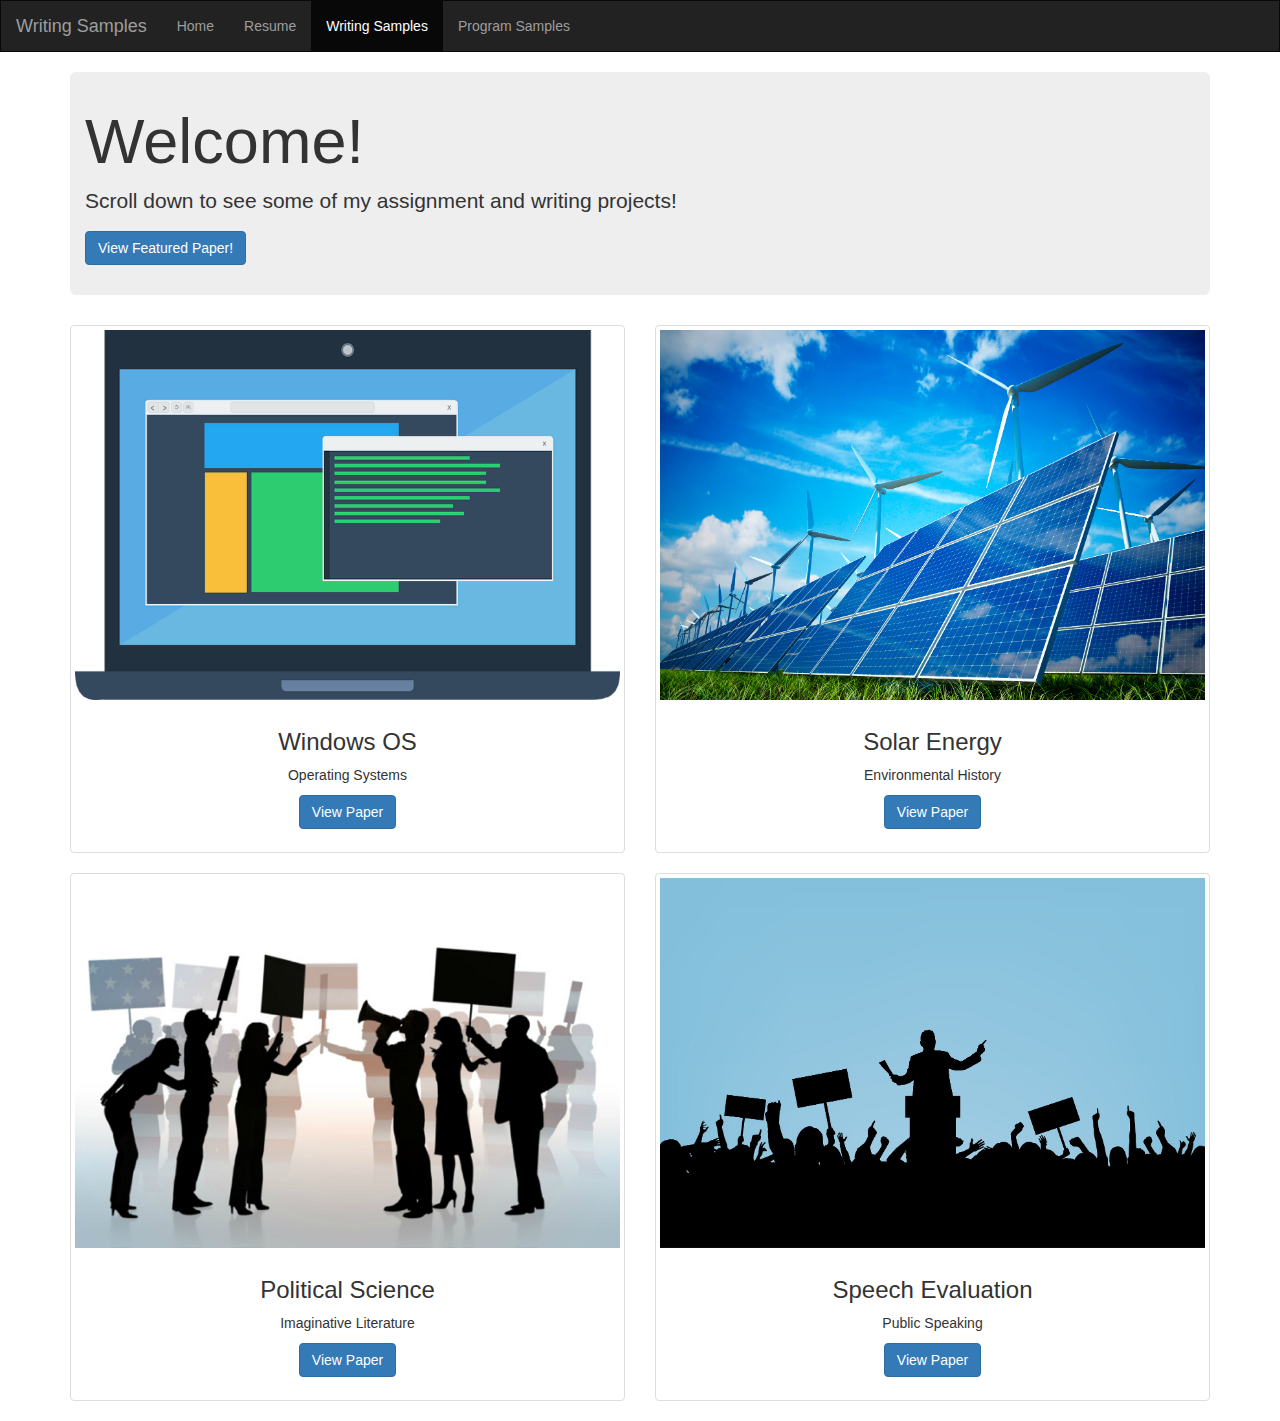
<file: Papers.html>
<!DOCTYPE html>
<html lang="en">
  <head>
    <meta charset="utf-8">
    <meta http-equiv="X-UA-Compatible" content="IE=edge">
    <meta name="viewport" content="width=device-width, initial-scale=1">
    <!-- The above 3 meta tags *must* come first in the head; any other head content must come *after* these tags -->
    <title>Dylan's Website</title>

    <!-- Bootstrap -->
    <link href="css/bootstrap.min.css" rel="stylesheet">

    <!-- HTML5 shim and Respond.js for IE8 support of HTML5 elements and media queries -->
    <!-- WARNING: Respond.js doesn't work if you view the page via file:// -->
    <!--[if lt IE 9]>
      <script src="https://oss.maxcdn.com/html5shiv/3.7.3/html5shiv.min.js"></script>
      <script src="https://oss.maxcdn.com/respond/1.4.2/respond.min.js"></script>
    <![endif]-->
  <style>
  .affix {
      top: 0;
      width: 100%;
  }

  .affix + .container-fluid {
      padding-top: 70px;
  }
  body {
    padding:0px;
  }

  </style>
  </head>
  <body style="">

    <nav class="navbar navbar-inverse" style="z-index:16; border-radius:0px;margin-bottom:0px;" data-spy="affix" data-offset-top="197" style="margin-bottom:10px;">
      <div class="container-fluid">

        <div class="navbar-header">
          <button type="button" class="navbar-toggle" data-toggle="collapse" data-target="#myNavbar">
            <span class="icon-bar"></span>
            <span class="icon-bar"></span>
            <span class="icon-bar"></span>                        
          </button>
          <a class="navbar-brand" href="#">Writing Samples</a>
        </div>
        <div class="collapse navbar-collapse" id="myNavbar">
          <ul class="nav navbar-nav">
            <li class=""><a href="Main_Page.html">Home</a></li>
            <li><a href="Resume.html">Resume</a></li>
            <li class="active"><a href="Papers.html">Writing Samples</a></li>
			<li><a href="Programs.html">Program Samples</a></li>
            </ul>
	  	  <!--
          <ul class="nav navbar-nav navbar-right">
            <li><a href="#"><span class="glyphicon glyphicon-user"></span> Sign Up</a></li>
            <li><a href="#"><span class="glyphicon glyphicon-log-in"></span> Login</a></li>
		  </ul>-->
        </div>
      </div>
    </nav>
    <br>
    <!-- Page Content -->
    <div class="container">

        <!-- Page Heading -->
		
        <header class="jumbotron hero-spacer" style="padding:15px;">
            <h1>Welcome!</h1>
            <p>Scroll down to see some of my assignment and writing projects!</p>
            <p><a target="_new" href="Files/Papers/OS_Paper.docx"  class="btn btn-primary btn-large">View Featured Paper!</a>
            </p>
        </header>

        <!-- /.row -->

        <!-- Page Features -->
        <div class="row text-center" id= "stories">
		
            <div class="col-md-6 col-sm-6 hero-feature">
                <div class="thumbnail">
                    <img src="PaperImages/img.jpg" alt="">
                    <div class="caption">
                        <h3>Windows OS</h3>
                        <p>Operating Systems</p>
                        <p>
                            <a target="_new" href="Files/Papers/OS_Paper.docx" class="btn btn-primary">View Paper</a>
                        </p>
                    </div>
                </div>
            </div>
			
            <div class="col-md-6 col-sm-6 hero-feature">
                <div class="thumbnail">
                    <img src="PaperImages/img1.jpg" alt="">
                    <div class="caption">
                        <h3>Solar Energy</h3>
                        <p>Environmental History</p>
                        <p>
                            <a target="_new" href="Files/Papers/Solar_Energy.docx"  class="btn btn-primary">View Paper</a> 
                        </p>
                    </div>
                </div>
            </div>

            <div class="col-md-6 col-sm-6 hero-feature">
                <div class="thumbnail">
                    <img src="PaperImages/img2.jpg" alt="">
                    <div class="caption">
                        <h3>Political Science</h3>
                        <p>Imaginative Literature</p>
                        <p>
                            <a target="_new" href="Files/Papers/Political_Science.docx" class="btn btn-primary">View Paper</a>
                        </p>
                    </div>
                </div>
            </div>

            <div class="col-md-6 col-sm-6 hero-feature">
                <div class="thumbnail">
                    <img src="PaperImages/img3.jpg" alt="">
                    <div class="caption">
                        <h3>Speech Evaluation</h3>
                        <p>Public Speaking</p>
                        <p>
                            <a target="_new" href="Files/Papers/Speech_Evaluation.docx"  class="btn btn-primary">View Paper</a>
                        </p>
                    </div>
                </div>
            </div>


        </div>

    <!-- jQuery (necessary for Bootstrap's JavaScript plugins) -->
    <script src="https://ajax.googleapis.com/ajax/libs/jquery/1.12.4/jquery.min.js"></script>
    <!-- Include all compiled plugins (below), or include individual files as needed -->
    <script src="js/bootstrap.min.js"></script>
  </body>
</html>
</file>
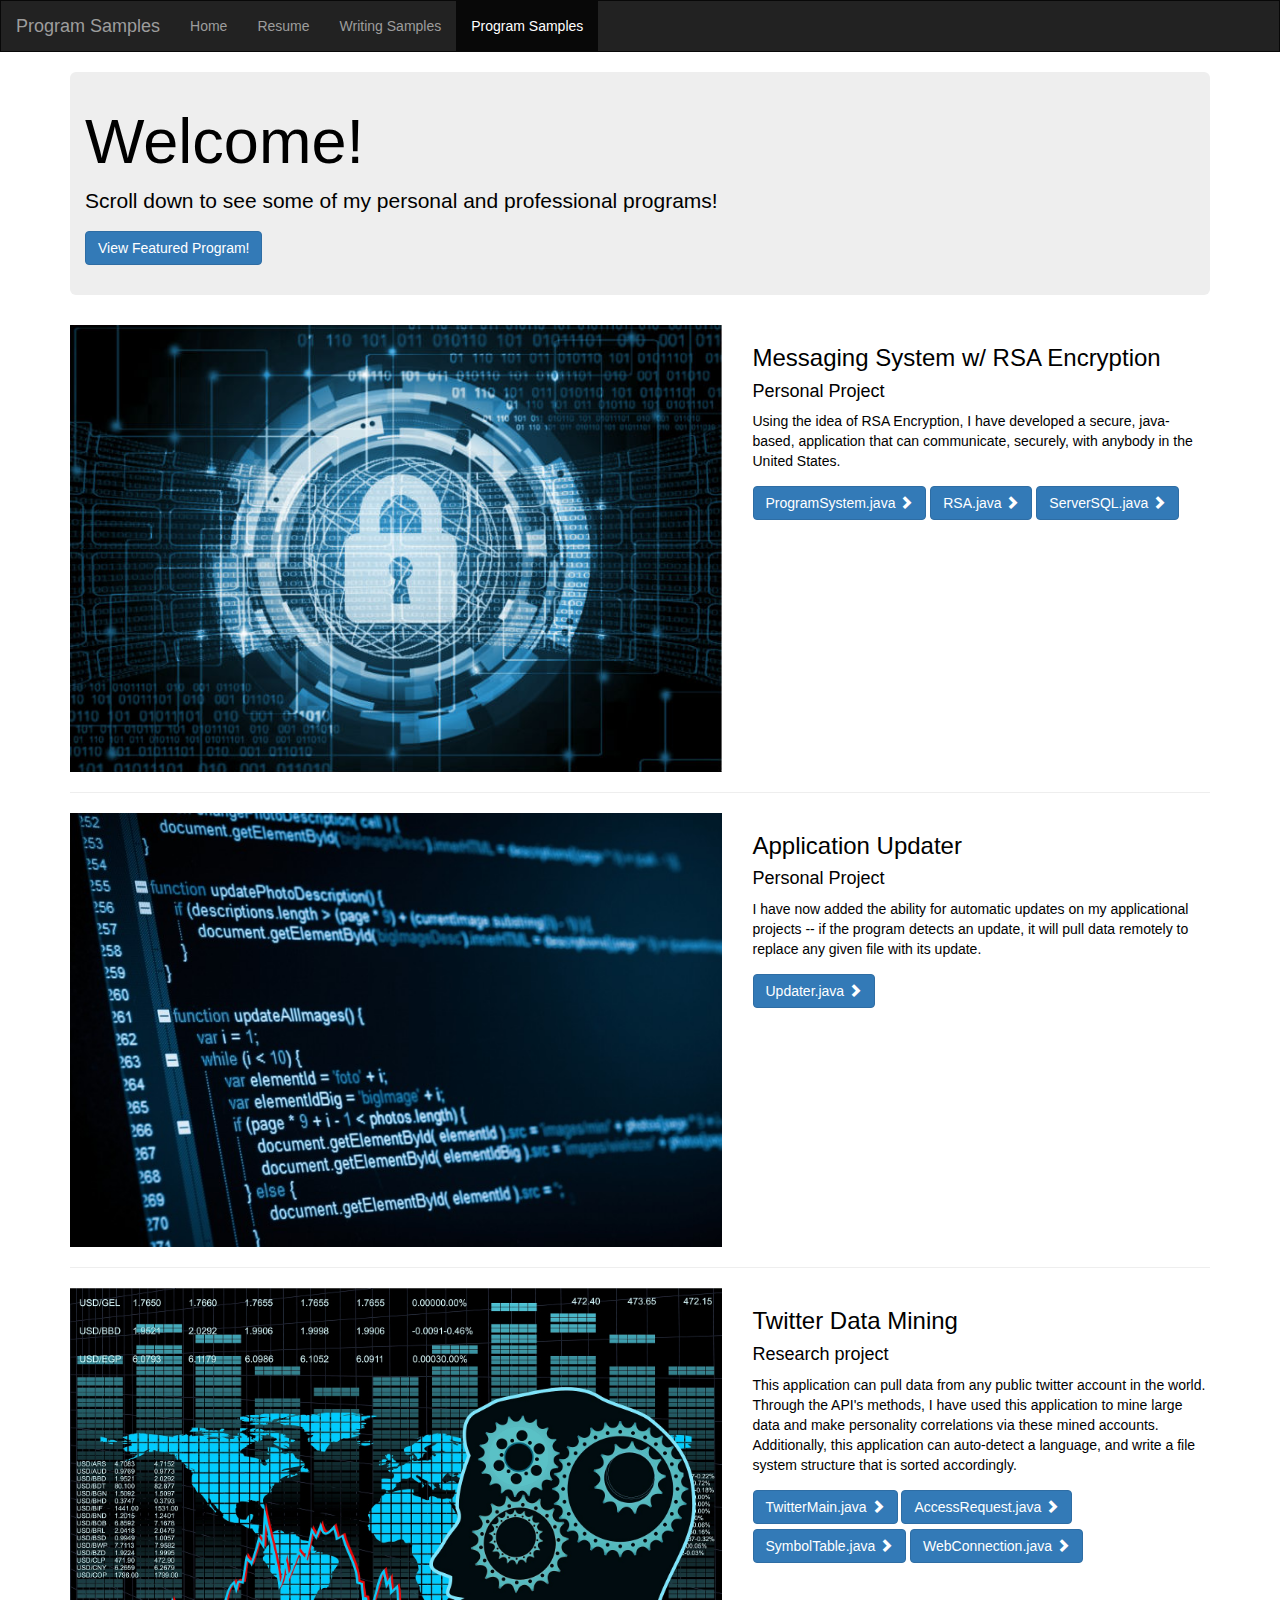
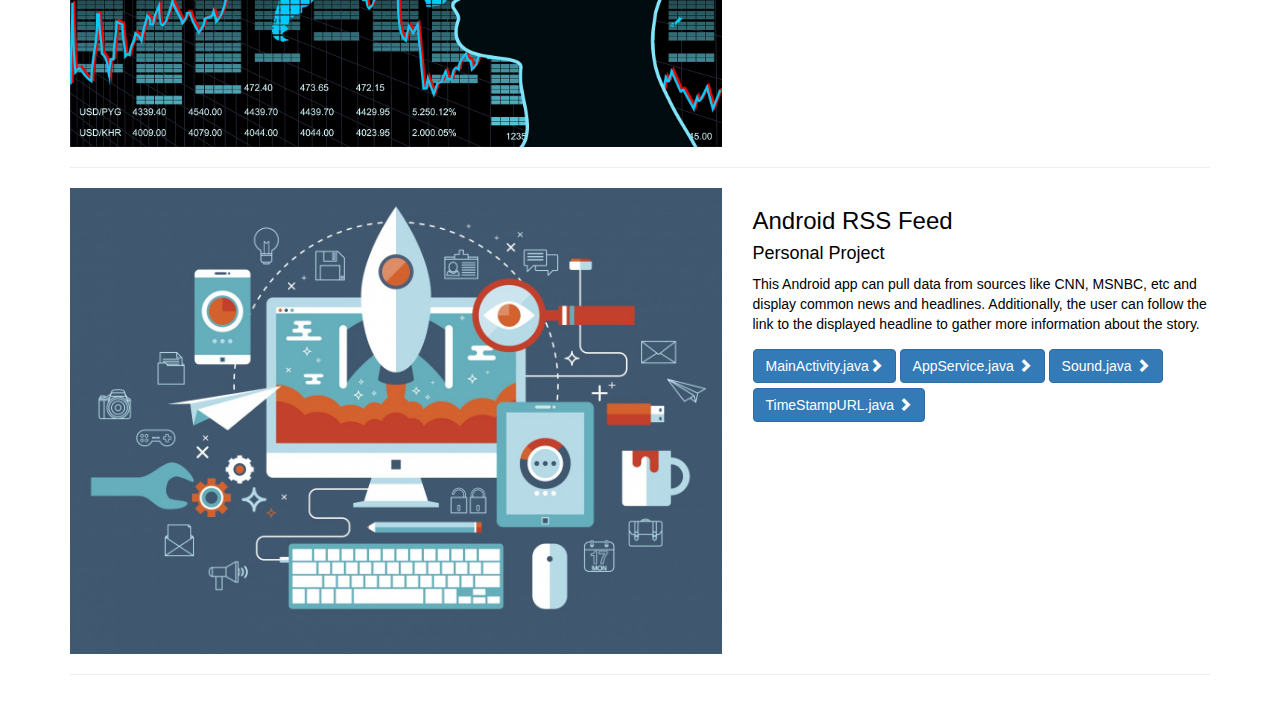
<file: Programs.html>
<!DOCTYPE html>
<html lang="en">
  <head>
    <meta charset="utf-8">
    <meta http-equiv="X-UA-Compatible" content="IE=edge">
    <meta name="viewport" content="width=device-width, initial-scale=1">
    <!-- The above 3 meta tags *must* come first in the head; any other head content must come *after* these tags -->
    <title>Dylan's Website</title>

    <!-- Bootstrap -->
    <link href="css/bootstrap.min.css" rel="stylesheet">

    <!-- HTML5 shim and Respond.js for IE8 support of HTML5 elements and media queries -->
    <!-- WARNING: Respond.js doesn't work if you view the page via file:// -->
    <!--[if lt IE 9]>
      <script src="https://oss.maxcdn.com/html5shiv/3.7.3/html5shiv.min.js"></script>
      <script src="https://oss.maxcdn.com/respond/1.4.2/respond.min.js"></script>
    <![endif]-->
  <style>
  .affix {
      top: 0;
      width: 100%;
  }

  .affix + .container-fluid {
      padding-top: 70px;
  }
  body {
    color:black;
    padding:0px;
  }
  p {
    margin-bottom:15px;
  }
  </style>
  </head>
  <body style="background-color:white;">


    <nav class="navbar navbar-inverse" style="z-index:16; border-radius:0px;margin-bottom:-20px;" data-spy="affix" data-offset-top="197" >
      <div class="container-fluid">

        <div class="navbar-header">
          <button type="button" class="navbar-toggle" data-toggle="collapse" data-target="#myNavbar">
            <span class="icon-bar"></span>
            <span class="icon-bar"></span>
            <span class="icon-bar"></span>                        
          </button>
          <a class="navbar-brand" href="#">Program Samples</a>
        </div>
        <div class="collapse navbar-collapse" id="myNavbar">
          <ul class="nav navbar-nav">
            <li class=""><a href="Main_Page.html">Home</a></li>
            <li><a href="Resume.html">Resume</a></li>
            <li><a href="Papers.html">Writing Samples</a></li>
			<li class="active"><a href="Programs.html">Program Samples</a></li>
            </ul>
	  	  <!--
          <ul class="nav navbar-nav navbar-right">
            <li><a href="#"><span class="glyphicon glyphicon-user"></span> Sign Up</a></li>
            <li><a href="#"><span class="glyphicon glyphicon-log-in"></span> Login</a></li>
		  </ul>-->
        </div>
      </div>
    </nav>
  
<!-- Page Content -->
	<br><br>
    <div class="container">
        <header class="jumbotron hero-spacer" style="padding:15px;">
            <h1>Welcome!</h1>
            <p>Scroll down to see some of my personal and professional programs!</p>
            <p><a href="#featured" class="btn btn-primary btn-large">View Featured Program!</a>
            </p>
        </header>

        <!-- /.row -->

        <!-- Project One -->
        <div class="row" id="featured">
            <div class="col-md-7">
                <a href="#">
                    <img class="img-responsive" src="ProgrammingImages/img1.jpg" alt="">
                </a>
            </div>
            <div class="col-md-5">
                <h3>Messaging System w/ RSA Encryption</h3>
                <h4>Personal Project</h4>
                <p>Using the idea of RSA Encryption, I have developed a secure, java-based, application that can communicate, securely, with anybody in the United States.</p>
                <a class="btn btn-primary" style = "margin-bottom:5px;" target="_new" href="Files/ProgramSamples/MessagingRSA/ProgramSystem.java" >ProgramSystem.java <span class="glyphicon glyphicon-chevron-right"></span></a>
                <a class="btn btn-primary" style = "margin-bottom:5px;" target="_new" href="Files/ProgramSamples/MessagingRSA/RSA.java" >RSA.java <span class="glyphicon glyphicon-chevron-right"></span></a>
                <a class="btn btn-primary" style = "margin-bottom:5px;" target="_new" href="Files/ProgramSamples/MessagingRSA/ServerSQL.java" >ServerSQL.java <span class="glyphicon glyphicon-chevron-right"></span></a>
			</div>
        </div>
        <!-- /.row -->

        <hr>

        <!-- Project Two -->
        <div class="row">
            <div class="col-md-7">
                <a href="#">
                    <img class="img-responsive" src="ProgrammingImages/img2.jpg" alt="">
                </a>
            </div>
            <div class="col-md-5">
                <h3>Application Updater</h3>
                <h4>Personal Project</h4>
                <p>I have now added the ability for automatic updates on my applicational projects -- if the program detects an update, it will pull data remotely to replace any given file with its update.</p>
                <a class="btn btn-primary" target="_new" href="Files/ProgramSamples/Updater/Updater.java" >Updater.java <span class="glyphicon glyphicon-chevron-right"></span></a>
            </div>
        </div>
        <!-- /.row -->

        <hr>

        <!-- Project Three -->
        <div class="row">
            <div class="col-md-7">
                <a href="#">
                    <img class="img-responsive" src="ProgrammingImages/img3.jpg" alt="">
                </a>
            </div>
            <div class="col-md-5">
                <h3>Twitter Data Mining</h3>
                <h4>Research project</h4>
                <p>This application can pull data from any public twitter account in the world. Through the API's methods, I have used this application to mine large data and make personality correlations via these mined accounts. Additionally, this application can auto-detect a language, and write a file system structure that is sorted accordingly.</p>
                <a class="btn btn-primary" style = "margin-bottom:5px;" target="_new" href="Files/ProgramSamples/TwitterDataMiner/TwitterMain.java" >TwitterMain.java <span class="glyphicon glyphicon-chevron-right"></span></a>
                <a class="btn btn-primary" style = "margin-bottom:5px;" target="_new" href="Files/ProgramSamples/TwitterDataMiner/AccessRequest.java" >AccessRequest.java <span class="glyphicon glyphicon-chevron-right"></span></a>
				<a class="btn btn-primary" style = "margin-bottom:5px;" target="_new" href="Files/ProgramSamples/TwitterDataMiner/ST.java" >SymbolTable.java <span class="glyphicon glyphicon-chevron-right"></span></a>
				<a class="btn btn-primary" style = "margin-bottom:5px;" target="_new" href="Files/ProgramSamples/TwitterDataMiner/WebConnection.java" >WebConnection.java <span class="glyphicon glyphicon-chevron-right"></span></a>
			</div>
        </div>
        <!-- /.row -->

        <hr>

        <!-- Project Four -->
        <div class="row">
            <div class="col-md-7">
                <a href="#">
                    <img class="img-responsive" src="ProgrammingImages/img4.jpg" alt="">
                </a>
            </div>
            <div class="col-md-5">
                <h3>Android RSS Feed</h3>
                <h4>Personal Project</h4>
                <p>This Android app can pull data from sources like CNN, MSNBC, etc and display common news and headlines. Additionally, the user can follow the link to the displayed headline to gather more information about the story.</p>
                <a class="btn btn-primary" style = "margin-bottom:5px;" target="_new" href="Files/ProgramSamples/AndroidRSS/MainActivity.java" >MainActivity.java<span class="glyphicon glyphicon-chevron-right"></span></a>
				<a class="btn btn-primary" style = "margin-bottom:5px;" target="_new" href="Files/ProgramSamples/AndroidRSS/AppService.java" >AppService.java <span class="glyphicon glyphicon-chevron-right"></span></a>
				<a class="btn btn-primary" style = "margin-bottom:5px;" target="_new" href="Files/ProgramSamples/AndroidRSS/Sound.java" >Sound.java <span class="glyphicon glyphicon-chevron-right"></span></a>
				<a class="btn btn-primary" style = "margin-bottom:5px;" target="_new" href="Files/ProgramSamples/AndroidRSS/TimeStampURL.java" >TimeStampURL.java <span class="glyphicon glyphicon-chevron-right"></span></a>

            </div>
        </div>
        <!-- /.row -->

        <hr>


    </div>
    <br />
    <!-- jQuery (necessary for Bootstrap's JavaScript plugins) -->
    <script src="https://ajax.googleapis.com/ajax/libs/jquery/1.12.4/jquery.min.js"></script>
    <!-- Include all compiled plugins (below), or include individual files as needed -->
    <script src="js/bootstrap.min.js"></script>

  </body>
</html>
</file>
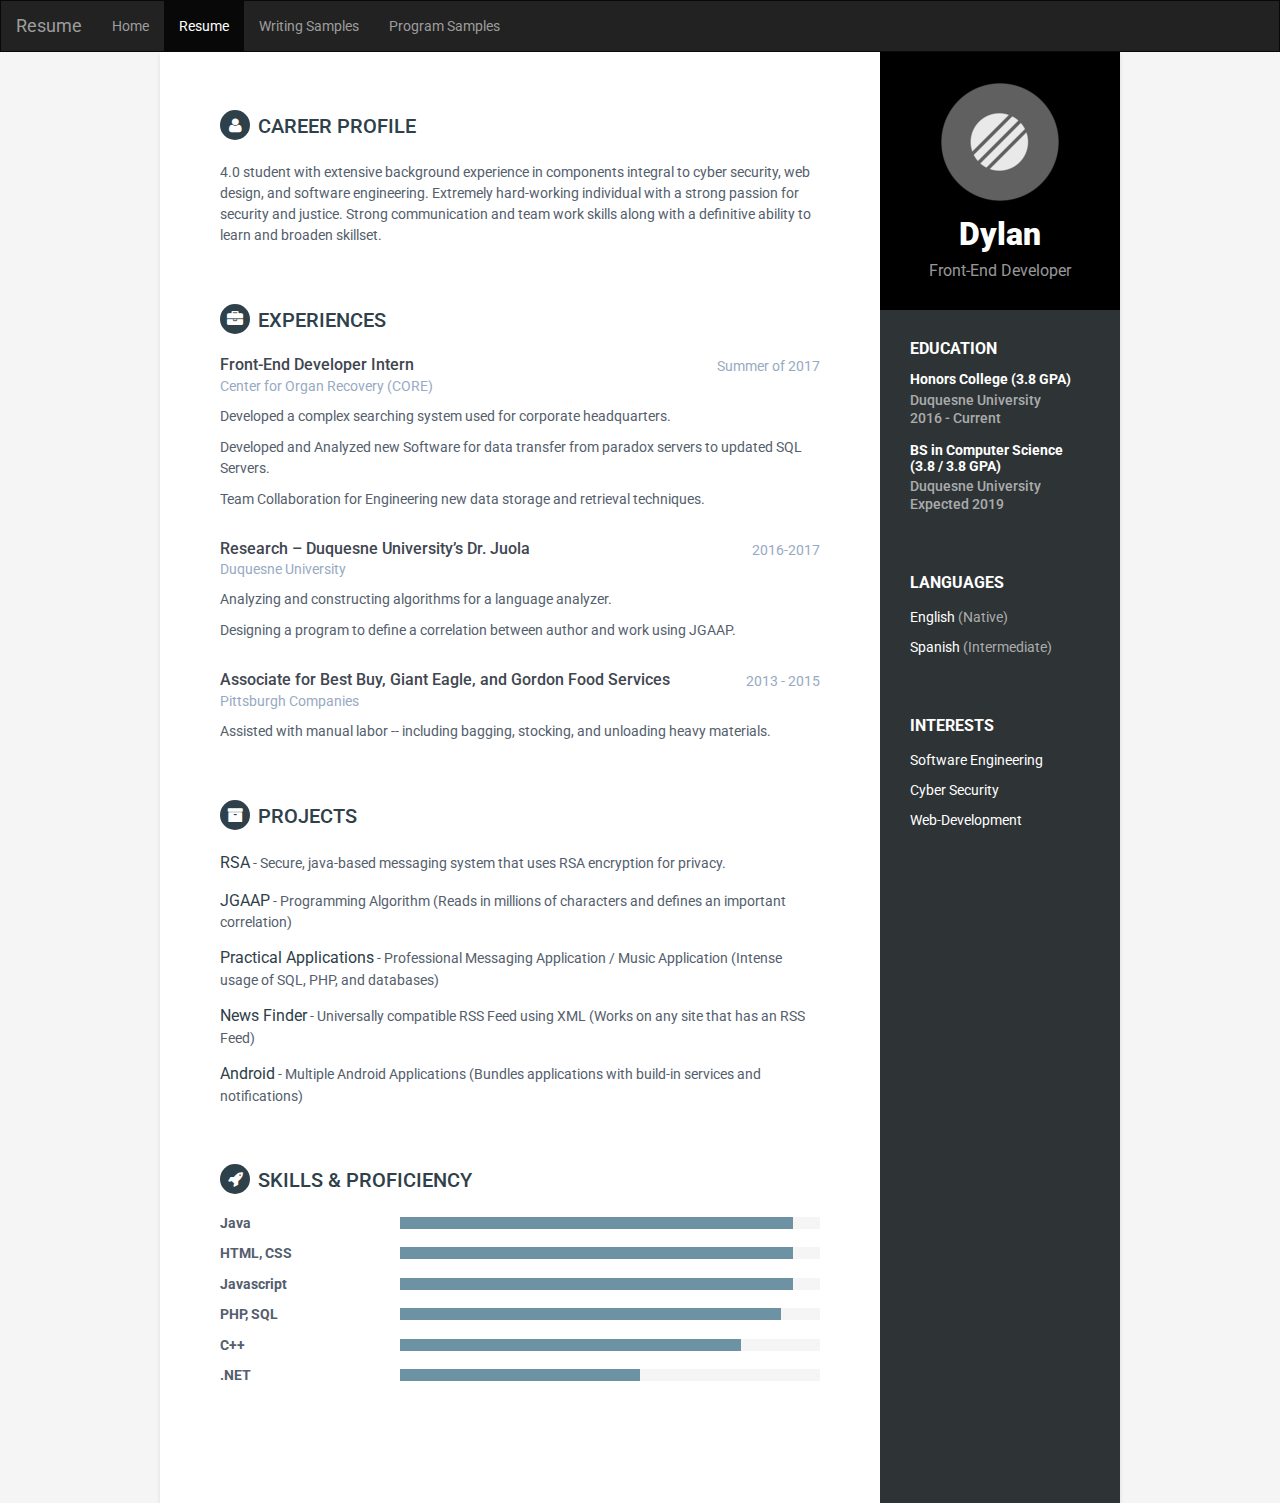
<file: Resume.html>
<!DOCTYPE html>
<!--[if IE 8]> <html lang="en" class="ie8"> <![endif]-->  
<!--[if IE 9]> <html lang="en" class="ie9"> <![endif]-->  
<!--[if !IE]><!--> <html lang="en"> <!--<![endif]-->  
<head>
    <!-- Meta -->
    <meta charset="utf-8">
    <meta http-equiv="X-UA-Compatible" content="IE=edge">
    <meta name="viewport" content="width=device-width, initial-scale=1.0">
    <link href='https://fonts.googleapis.com/css?family=Roboto:400,500,400italic,300italic,300,500italic,700,700italic,900,900italic' rel='stylesheet' type='text/css'>
    <!-- Global CSS -->
    <link rel="stylesheet" href="assets/plugins/bootstrap/css/bootstrap.min.css">   
    <!-- Plugins CSS -->
    <link rel="stylesheet" href="assets/plugins/font-awesome/css/font-awesome.css">
    
    <!-- Theme CSS -->  
    <link id="theme-style" rel="stylesheet" href="assets/css/styles-6.css">

    <!-- HTML5 shim and Respond.js for IE8 support of HTML5 elements and media queries -->
    <!--[if lt IE 9]>
      <script src="https://oss.maxcdn.com/html5shiv/3.7.2/html5shiv.min.js"></script>
      <script src="https://oss.maxcdn.com/respond/1.4.2/respond.min.js"></script>
    <![endif]-->
  <style>
  .affix {
	  top: 0;
	  width: 100%;
  }

  .affix + .container-fluid {
	  padding-top: 70px;
  }
  body {
	padding:0px;
  }

  </style>
</head> 

<body>
    <nav class="navbar navbar-inverse" style="z-index:16; border-radius:0px;margin-bottom:0px;" data-spy="affix" data-offset-top="197" style="margin-bottom:10px;">
      <div class="container-fluid">

        <div class="navbar-header">
          <button type="button" class="navbar-toggle" data-toggle="collapse" data-target="#myNavbar">
            <span class="icon-bar"></span>
            <span class="icon-bar"></span>
            <span class="icon-bar"></span>                        
          </button>
          <a class="navbar-brand" href="#">Resume</a>
        </div>
        <div class="collapse navbar-collapse" id="myNavbar">
          <ul class="nav navbar-nav">
            <li class=""><a href="Main_Page.html">Home</a></li>
            <li class="active"><a href="#">Resume</a></li>
            <li><a href="Papers.html">Writing Samples</a></li>
			<li><a href="Programs.html">Program Samples</a></li>
            </ul>
	  	  <!--
          <ul class="nav navbar-nav navbar-right">
            <li><a href="#"><span class="glyphicon glyphicon-user"></span> Sign Up</a></li>
            <li><a href="#"><span class="glyphicon glyphicon-log-in"></span> Login</a></li>
		  </ul>-->
        </div>
      </div>
    </nav>
    <div class="wrapper">
        <div class="sidebar-wrapper">
            <div class="profile-container" style="background-color:black;">
                <img class="profile" src="assets/images/profile_pic.png" alt="" />
                <h1 class="name">Dylan</h1>
                <h3 class="tagline">Front-End Developer</h3>
            </div><!--//profile-container-->
            
            <div class="education-container container-block">
                <h2 class="container-block-title">Education</h2>
                <div class="item">
                    <h4 class="degree">Honors College (3.8 GPA)</h4>
                    <h5 class="meta">Duquesne University</h5>
                    <div class="time">2016 - Current</div>
                </div><!--//item-->
                <div class="item">
                    <h4 class="degree">BS in Computer Science (3.8 / 3.8 GPA)</h4>
                    <h5 class="meta">Duquesne University</h5>
                    <div class="time">Expected 2019</div>
                </div><!--//item-->
            </div><!--//education-container-->
            
            <div class="languages-container container-block">
                <h2 class="container-block-title">Languages</h2>
                <ul class="list-unstyled interests-list">
                    <li>English <span class="lang-desc">(Native)</span></li>
                    <li>Spanish <span class="lang-desc">(Intermediate)</span></li>
                </ul>
            </div><!--//interests-->
            
            <div class="interests-container container-block">
                <h2 class="container-block-title">Interests</h2>
                <ul class="list-unstyled interests-list">
                    <li>Software Engineering</li>
                    <li>Cyber Security</li>
                    <li>Web-Development</li>
                </ul>
            </div><!--//interests-->
            
        </div><!--//sidebar-wrapper-->
        
        <div class="main-wrapper">
            
            <section class="section summary-section">
                <h2 class="section-title"><i class="fa fa-user"></i>Career Profile</h2>
                <div class="summary">
                    <p> 4.0 student with extensive background experience in components integral to cyber security, web design, and    software engineering. Extremely hard-working individual with a strong passion for security and justice. Strong   communication and team work skills along with a definitive ability to learn and broaden skillset.</p>
                </div><!--//summary-->
            </section><!--//section-->
            
            <section class="section experiences-section">
                <h2 class="section-title"><i class="fa fa-briefcase"></i>Experiences</h2>
                
                <div class="item">
                    <div class="meta">
                        <div class="upper-row">
                            <h3 class="job-title">Front-End Developer Intern</h3>
                            <div class="time">Summer of 2017</div>
                        </div><!--//upper-row-->
                        <div class="company">Center for Organ Recovery (CORE)</div>
                    </div><!--//meta-->
                    <div class="details">
						<p>Developed a complex searching system used for corporate headquarters.
                        <p>Developed and Analyzed new Software for data transfer from paradox servers to updated SQL Servers.</p>  
                        <p>Team Collaboration for Engineering new data storage and retrieval techniques. </p>
                    </div><!--//details-->
                </div><!--//item-->
                
                <div class="item">
                    <div class="meta">
                        <div class="upper-row">
                            <h3 class="job-title">Research – Duquesne University’s Dr. Juola </h3>
                            <div class="time">2016-2017</div>
                        </div><!--//upper-row-->
                        <div class="company">Duquesne University</div>
                    </div><!--//meta-->
                    <div class="details">
                        <p>Analyzing and constructing algorithms for a language analyzer.</p>  
                        <p>Designing a program to define a correlation between author and work using JGAAP.</p>
                    </div><!--//details-->
                </div><!--//item-->
                
                <div class="item">
                    <div class="meta">
                        <div class="upper-row">
                            <h3 class="job-title">Associate for Best Buy, Giant Eagle, and Gordon Food Services</h3>
                            <div class="time">2013 - 2015</div>
                        </div><!--//upper-row-->
                        <div class="company">Pittsburgh Companies</div>
                    </div><!--//meta-->
                    <div class="details">
                        <p>Assisted with manual labor -- including bagging, stocking, and unloading heavy materials.</p>  
                    </div><!--//details-->
                </div><!--//item-->
                
            </section><!--//section-->
            
            <section class="section projects-section">
                <h2 class="section-title"><i class="fa fa-archive"></i>Projects</h2>
                <div class="item">
                    <span class="project-title"><a href="http://themes.3rdwavemedia.com/website-templates/responsive-bootstrap-theme-for-mobile-apps-delta/" target="_blank">RSA</a></span> - <span class="project-tagline">Secure, java-based messaging system that uses RSA encryption for privacy.</span>
                </div><!--//item-->
                <div class="item">
                    <span class="project-title"><a href="#hook">JGAAP</a></span> - <span class="project-tagline">Programming Algorithm (Reads in millions of characters and defines an important correlation)</span>
                    
                </div><!--//item-->
                <div class="item">
                    <span class="project-title"><a href="http://themes.3rdwavemedia.com/website-templates/responsive-bootstrap-theme-web-development-agencies-devstudio/" target="_blank">Practical Applications</a></span> - 
                    <span class="project-tagline">Professional Messaging Application / Music Application (Intense usage of SQL, PHP, and databases) </span>
                </div><!--//item-->
                <div class="item">
                    <span class="project-title"><a href="http://themes.3rdwavemedia.com/website-templates/responsive-bootstrap-theme-for-startups-tempo/" target="_blank">News Finder</a></span> - <span class="project-tagline">Universally compatible RSS Feed using XML (Works on any site that has an RSS Feed)                                </span>
                </div><!--//item-->
                <div class="item">
                    <span class="project-title"><a href="hhttp://themes.3rdwavemedia.com/website-templates/responsive-bootstrap-theme-mobile-apps-atom/" target="_blank">Android</a></span> - <span class="project-tagline">Multiple Android Applications (Bundles applications with build-in services and notifications)</span>
                </div><!--//item-->

            </section><!--//section-->
            
            <section class="skills-section section">
                <h2 class="section-title"><i class="fa fa-rocket"></i>Skills &amp; Proficiency</h2>
                <div class="skillset">        
                    <div class="item">
                        <h3 class="level-title">Java</h3>
                        <div class="level-bar">
                            <div class="level-bar-inner" data-level="98%">
                            </div>                                      
                        </div><!--//level-bar-->                                 
                    </div><!--//item-->
                    
                    <div class="item">
                        <h3 class="level-title">HTML, CSS</h3>
                        <div class="level-bar">
                            <div class="level-bar-inner" data-level="98%">
                            </div>                                      
                        </div><!--//level-bar-->                                 
                    </div><!--//item-->
                    
                    <div class="item">
                        <h3 class="level-title">Javascript</h3>
                        <div class="level-bar">
                            <div class="level-bar-inner" data-level="98%">
                            </div>                                      
                        </div><!--//level-bar-->                                 
                    </div><!--//item-->
                    
                    <div class="item">
                        <h3 class="level-title">PHP, SQL</h3>
                        <div class="level-bar">
                            <div class="level-bar-inner" data-level="95%">
                            </div>                                      
                        </div><!--//level-bar-->                                 
                    </div><!--//item-->
                    
                    <div class="item">
                        <h3 class="level-title">C++</h3>
                        <div class="level-bar">
                            <div class="level-bar-inner" data-level="85%">
                            </div>                                      
                        </div><!--//level-bar-->                                 
                    </div><!--//item-->
                    
                    <div class="item">
                        <h3 class="level-title">.NET</h3>
                        <div class="level-bar">
                            <div class="level-bar-inner" data-level="60%">
                            </div>                                      
                        </div><!--//level-bar-->                                 
                    </div><!--//item-->
                    
                </div>  
            </section><!--//skills-section-->
            
        </div><!--//main-body-->
    </div>
 

 
    <!-- Javascript -->          
    <script type="text/javascript" src="assets/plugins/jquery-1.11.3.min.js"></script>
    <script type="text/javascript" src="assets/plugins/bootstrap/js/bootstrap.min.js"></script>    
    <!-- custom js -->
    <script type="text/javascript" src="assets/js/main.js"></script>            
</body>
</html>
</file>
<file: css/redesign.css>
/* =============================================================
   redesign.css — Dr. Dylan Porter Portfolio
   Dark, modern glassmorphism design system
   ============================================================= */

/* ---------------------------------------------------------------
   CSS CUSTOM PROPERTIES (Design Tokens)
--------------------------------------------------------------- */
:root {
  /* Colors */
  --color-bg:          #0a0f1e;
  --color-bg-alt:      #0f172a;
  --color-bg-card:     rgba(255, 255, 255, 0.04);
  --color-border:      rgba(255, 255, 255, 0.08);
  --color-border-hover:rgba(99, 102, 241, 0.4);
  --color-text:        #cbd5e1;
  --color-text-muted:  #64748b;
  --color-text-strong: #f1f5f9;
  --color-indigo:      #6366f1;
  --color-cyan:        #06b6d4;
  --color-indigo-dim:  rgba(99, 102, 241, 0.15);
  --color-cyan-dim:    rgba(6, 182, 212, 0.12);

  /* Gradients */
  --grad-accent:       linear-gradient(135deg, #6366f1 0%, #06b6d4 100%);
  --grad-accent-rev:   linear-gradient(135deg, #06b6d4 0%, #6366f1 100%);
  --grad-glow:         linear-gradient(135deg, rgba(99,102,241,0.3) 0%, rgba(6,182,212,0.3) 100%);

  /* Typography */
  --font-head:         'Space Grotesk', 'Inter', sans-serif;
  --font-body:         'Inter', sans-serif;

  /* Spacing */
  --section-pad:       100px;
  --card-radius:       16px;
  --nav-h:             64px;

  /* Shadows */
  --shadow-card:       0 4px 24px rgba(0, 0, 0, 0.4);
  --shadow-glow:       0 0 32px rgba(99, 102, 241, 0.25);
  --shadow-glow-hover: 0 0 48px rgba(99, 102, 241, 0.45);

  /* Transitions */
  --transition-base:   0.25s ease;
  --transition-slow:   0.45s ease;
}

/* ---------------------------------------------------------------
   BASE / RESET
--------------------------------------------------------------- */
*, *::before, *::after {
  box-sizing: border-box;
  margin: 0;
  padding: 0;
}

html {
  scroll-behavior: smooth;
}

body {
  background-color: var(--color-bg);
  color: var(--color-text);
  font-family: var(--font-body);
  font-size: 16px;
  line-height: 1.7;
  -webkit-font-smoothing: antialiased;
  -moz-osx-font-smoothing: grayscale;
  padding: 0 !important;
}

h1, h2, h3, h4, h5, h6 {
  font-family: var(--font-head);
  color: var(--color-text-strong);
  line-height: 1.25;
}

a {
  color: var(--color-indigo);
  text-decoration: none;
  transition: color var(--transition-base);
}

a:hover {
  color: var(--color-cyan);
  text-decoration: none;
}

img {
  display: block;
  max-width: 100%;
}

ul {
  list-style: none;
}

button {
  font-family: var(--font-body);
  cursor: pointer;
}

/* ---------------------------------------------------------------
   NAVIGATION
--------------------------------------------------------------- */
.site-nav {
  position: fixed;
  top: 0;
  left: 0;
  right: 0;
  z-index: 1000;
  height: var(--nav-h);
  background: rgba(10, 15, 30, 0.85);
  backdrop-filter: blur(20px);
  -webkit-backdrop-filter: blur(20px);
  border-bottom: 1px solid var(--color-border);
  display: flex;
  align-items: center;
}

.nav-inner {
  width: 100%;
  max-width: 1200px;
  margin: 0 auto;
  padding: 0 24px;
  display: flex;
  align-items: center;
  justify-content: space-between;
  gap: 24px;
}

.nav-brand {
  font-family: var(--font-head);
  font-size: 1.125rem;
  font-weight: 700;
  color: var(--color-text-strong);
  white-space: nowrap;
  transition: color var(--transition-base);
}

.nav-brand:hover {
  color: var(--color-indigo);
}

.nav-menu {
  display: flex;
  align-items: center;
  gap: 32px;
}

.nav-links {
  display: flex;
  align-items: center;
  gap: 6px;
}

.nav-link {
  font-size: 0.9rem;
  font-weight: 500;
  color: var(--color-text-muted);
  padding: 6px 12px;
  border-radius: 8px;
  transition: color var(--transition-base), background var(--transition-base);
  white-space: nowrap;
}

.nav-link:hover {
  color: var(--color-text-strong);
  background: rgba(255, 255, 255, 0.06);
}

.nav-link.active {
  color: var(--color-indigo);
  background: var(--color-indigo-dim);
}

.nav-social {
  display: flex;
  align-items: center;
  gap: 8px;
}

.nav-social-link {
  display: flex;
  align-items: center;
  justify-content: center;
  width: 36px;
  height: 36px;
  border-radius: 8px;
  border: 1px solid var(--color-border);
  background: rgba(255,255,255,0.04);
  transition: border-color var(--transition-base), background var(--transition-base);
}

.nav-social-link:hover {
  border-color: var(--color-indigo);
  background: var(--color-indigo-dim);
}

.nav-social-icon {
  width: 18px;
  height: 18px;
  object-fit: contain;
  opacity: 0.75;
  transition: opacity var(--transition-base);
}

.nav-social-link:hover .nav-social-icon {
  opacity: 1;
}

/* Hamburger */
.nav-toggle {
  display: none;
  flex-direction: column;
  justify-content: center;
  align-items: center;
  width: 40px;
  height: 40px;
  gap: 5px;
  border: 1px solid var(--color-border);
  border-radius: 8px;
  background: transparent;
  cursor: pointer;
  padding: 0;
}

.nav-toggle span {
  display: block;
  width: 20px;
  height: 2px;
  background: var(--color-text);
  border-radius: 2px;
  transition: transform var(--transition-base), opacity var(--transition-base);
}

.nav-toggle.is-open span:nth-child(1) {
  transform: translateY(7px) rotate(45deg);
}

.nav-toggle.is-open span:nth-child(2) {
  opacity: 0;
  transform: scaleX(0);
}

.nav-toggle.is-open span:nth-child(3) {
  transform: translateY(-7px) rotate(-45deg);
}

/* ---------------------------------------------------------------
   HERO
--------------------------------------------------------------- */
.hero {
  position: relative;
  min-height: 100vh;
  display: flex;
  align-items: center;
  padding: calc(var(--nav-h) + 60px) 24px 80px;
  overflow: hidden;
}

.hero-bg {
  position: absolute;
  inset: 0;
  background: radial-gradient(ellipse 80% 60% at 50% -10%, rgba(99,102,241,0.18) 0%, transparent 60%),
              radial-gradient(ellipse 60% 40% at 80% 80%, rgba(6,182,212,0.12) 0%, transparent 50%);
  pointer-events: none;
}

/* Floating gradient orbs */
.hero-orb {
  position: absolute;
  border-radius: 50%;
  filter: blur(80px);
  opacity: 0.5;
  pointer-events: none;
  animation: orbFloat linear infinite;
}

.hero-orb:nth-child(1) {
  width: 500px;
  height: 500px;
  background: radial-gradient(circle, rgba(99,102,241,0.35) 0%, transparent 70%);
  top: -120px;
  left: -100px;
  animation-duration: 18s;
  animation-delay: 0s;
}

.hero-orb:nth-child(2) {
  width: 400px;
  height: 400px;
  background: radial-gradient(circle, rgba(6,182,212,0.3) 0%, transparent 70%);
  top: 30%;
  right: -80px;
  animation-duration: 22s;
  animation-delay: -6s;
}

.hero-orb:nth-child(3) {
  width: 300px;
  height: 300px;
  background: radial-gradient(circle, rgba(139,92,246,0.25) 0%, transparent 70%);
  bottom: 10%;
  left: 40%;
  animation-duration: 26s;
  animation-delay: -12s;
}

@keyframes orbFloat {
  0%   { transform: translate(0, 0) scale(1); }
  25%  { transform: translate(30px, -40px) scale(1.05); }
  50%  { transform: translate(-20px, 30px) scale(0.95); }
  75%  { transform: translate(40px, 20px) scale(1.03); }
  100% { transform: translate(0, 0) scale(1); }
}

.hero-content {
  position: relative;
  z-index: 1;
  max-width: 780px;
  margin: 0 auto;
  text-align: center;
}

/* Eyebrow pill */
.hero-eyebrow {
  display: inline-flex;
  align-items: center;
  gap: 8px;
  padding: 6px 16px;
  border-radius: 100px;
  border: 1px solid rgba(99,102,241,0.35);
  background: rgba(99,102,241,0.1);
  font-size: 0.8rem;
  font-weight: 600;
  letter-spacing: 0.08em;
  text-transform: uppercase;
  color: var(--color-indigo);
  margin-bottom: 28px;
}

.hero-eyebrow .pulse-dot {
  width: 7px;
  height: 7px;
  border-radius: 50%;
  background: var(--color-cyan);
  animation: pulseDot 2s ease-in-out infinite;
}

@keyframes pulseDot {
  0%, 100% { opacity: 1; transform: scale(1); }
  50%       { opacity: 0.4; transform: scale(0.6); }
}

.hero-name {
  font-size: clamp(3rem, 8vw, 5.5rem);
  font-weight: 800;
  letter-spacing: -0.02em;
  color: var(--color-text-strong);
  line-height: 1.05;
  margin-bottom: 20px;
}

/* Gradient text span */
.gradient-text {
  background: var(--grad-accent);
  -webkit-background-clip: text;
  -webkit-text-fill-color: transparent;
  background-clip: text;
}

.hero-tagline {
  font-size: clamp(1rem, 2.5vw, 1.25rem);
  color: var(--color-text-muted);
  max-width: 560px;
  margin: 0 auto 28px;
  line-height: 1.65;
}

.hero-tags {
  display: flex;
  flex-wrap: wrap;
  gap: 10px;
  justify-content: center;
  margin-bottom: 40px;
}

.hero-tag {
  font-size: 0.8rem;
  font-weight: 500;
  padding: 5px 14px;
  border-radius: 100px;
  border: 1px solid var(--color-border);
  background: rgba(255,255,255,0.04);
  color: var(--color-text-muted);
  letter-spacing: 0.03em;
}

.hero-ctas {
  display: flex;
  gap: 14px;
  justify-content: center;
  flex-wrap: wrap;
}

/* ---------------------------------------------------------------
   BUTTONS
--------------------------------------------------------------- */
.btn-primary-glow {
  display: inline-flex;
  align-items: center;
  gap: 8px;
  padding: 13px 28px;
  border-radius: 10px;
  font-size: 0.95rem;
  font-weight: 600;
  background: var(--grad-accent);
  color: #fff;
  border: none;
  cursor: pointer;
  box-shadow: 0 0 24px rgba(99,102,241,0.35);
  transition: box-shadow var(--transition-base), transform var(--transition-base), opacity var(--transition-base);
  text-decoration: none;
}

.btn-primary-glow:hover {
  color: #fff;
  box-shadow: 0 0 40px rgba(99,102,241,0.6);
  transform: translateY(-2px);
  opacity: 0.92;
  text-decoration: none;
}

.btn-secondary-glass {
  display: inline-flex;
  align-items: center;
  gap: 8px;
  padding: 13px 28px;
  border-radius: 10px;
  font-size: 0.95rem;
  font-weight: 600;
  background: rgba(255,255,255,0.06);
  color: var(--color-text-strong);
  border: 1px solid var(--color-border);
  cursor: pointer;
  backdrop-filter: blur(8px);
  transition: background var(--transition-base), border-color var(--transition-base), transform var(--transition-base);
  text-decoration: none;
}

.btn-secondary-glass:hover {
  background: rgba(255,255,255,0.1);
  border-color: rgba(99,102,241,0.5);
  color: var(--color-text-strong);
  transform: translateY(-2px);
  text-decoration: none;
}

.btn-glow {
  display: inline-flex;
  align-items: center;
  gap: 8px;
  padding: 10px 22px;
  border-radius: 9px;
  font-size: 0.875rem;
  font-weight: 600;
  background: var(--grad-accent);
  color: #fff;
  border: none;
  cursor: pointer;
  box-shadow: 0 0 18px rgba(99,102,241,0.3);
  transition: box-shadow var(--transition-base), transform var(--transition-base), opacity var(--transition-base);
  text-decoration: none;
}

.btn-glow:hover {
  color: #fff;
  box-shadow: 0 0 32px rgba(99,102,241,0.55);
  transform: translateY(-2px);
  opacity: 0.9;
  text-decoration: none;
}

.btn-glow:disabled,
.btn-glow[disabled] {
  opacity: 0.4;
  cursor: not-allowed;
  box-shadow: none;
  transform: none;
}

.btn-glass-sm {
  display: inline-flex;
  align-items: center;
  padding: 8px 16px;
  border-radius: 8px;
  font-size: 0.8rem;
  font-weight: 600;
  background: rgba(255,255,255,0.06);
  color: var(--color-text);
  border: 1px solid var(--color-border);
  cursor: pointer;
  transition: background var(--transition-base), border-color var(--transition-base);
  text-decoration: none;
}

.btn-glass-sm:hover {
  background: rgba(99,102,241,0.15);
  border-color: var(--color-indigo);
  color: var(--color-text-strong);
  text-decoration: none;
}

.btn-disabled-glass {
  display: inline-flex;
  align-items: center;
  padding: 10px 22px;
  border-radius: 9px;
  font-size: 0.875rem;
  font-weight: 600;
  background: rgba(255,255,255,0.04);
  color: var(--color-text-muted);
  border: 1px solid var(--color-border);
  cursor: not-allowed;
  opacity: 0.6;
}

/* ---------------------------------------------------------------
   STATS STRIP
--------------------------------------------------------------- */
.stats-strip {
  background: rgba(255,255,255,0.03);
  border-top: 1px solid var(--color-border);
  border-bottom: 1px solid var(--color-border);
  padding: 36px 24px;
}

.stats-inner {
  max-width: 1200px;
  margin: 0 auto;
  display: grid;
  grid-template-columns: repeat(4, 1fr);
  gap: 24px;
}

.stat-item {
  text-align: center;
  padding: 12px;
}

.stat-value {
  font-family: var(--font-head);
  font-size: 2.25rem;
  font-weight: 800;
  background: var(--grad-accent);
  -webkit-background-clip: text;
  -webkit-text-fill-color: transparent;
  background-clip: text;
  line-height: 1.1;
  margin-bottom: 4px;
}

.stat-label {
  font-size: 0.85rem;
  color: var(--color-text-muted);
  font-weight: 500;
  text-transform: uppercase;
  letter-spacing: 0.06em;
}

/* ---------------------------------------------------------------
   SECTIONS
--------------------------------------------------------------- */
.site-section {
  padding: var(--section-pad) 24px;
}

.site-section.alt-bg {
  background: var(--color-bg-alt);
}

.section-inner {
  max-width: 1200px;
  margin: 0 auto;
}

.section-header {
  margin-bottom: 56px;
  text-align: center;
}

.section-tag {
  display: inline-flex;
  align-items: center;
  gap: 6px;
  padding: 5px 14px;
  border-radius: 100px;
  border: 1px solid rgba(99,102,241,0.3);
  background: rgba(99,102,241,0.08);
  font-size: 0.75rem;
  font-weight: 700;
  letter-spacing: 0.1em;
  text-transform: uppercase;
  color: var(--color-indigo);
  margin-bottom: 16px;
}

.section-title {
  font-size: clamp(1.75rem, 4vw, 2.5rem);
  font-weight: 800;
  color: var(--color-text-strong);
  letter-spacing: -0.02em;
  margin-bottom: 12px;
}

.section-subtitle {
  font-size: 1rem;
  color: var(--color-text-muted);
  max-width: 520px;
  margin: 0 auto;
  line-height: 1.65;
}

/* ---------------------------------------------------------------
   GLASS CARDS
--------------------------------------------------------------- */
.glass-card {
  background: var(--color-bg-card);
  border: 1px solid var(--color-border);
  border-radius: var(--card-radius);
  overflow: hidden;
  backdrop-filter: blur(12px);
  -webkit-backdrop-filter: blur(12px);
  transition: transform var(--transition-base), border-color var(--transition-base), box-shadow var(--transition-base);
  display: flex;
  flex-direction: column;
}

.glass-card:hover {
  transform: translateY(-6px);
  border-color: var(--color-border-hover);
  box-shadow: var(--shadow-glow-hover);
}

.card-image {
  width: 100%;
  aspect-ratio: 16 / 9;
  overflow: hidden;
  background: rgba(255,255,255,0.04);
}

.card-image img {
  width: 100%;
  height: 100%;
  object-fit: cover;
  transition: transform var(--transition-slow);
}

.glass-card:hover .card-image img {
  transform: scale(1.04);
}

.card-content {
  padding: 24px;
  display: flex;
  flex-direction: column;
  gap: 10px;
  flex: 1;
}

.card-title {
  font-size: 1.1rem;
  font-weight: 700;
  color: var(--color-text-strong);
  margin: 0;
}

.card-meta {
  font-size: 0.8rem;
  color: var(--color-text-muted);
  font-weight: 500;
  margin: 0;
}

.card-actions {
  margin-top: auto;
  padding-top: 8px;
  display: flex;
  flex-wrap: wrap;
  gap: 8px;
}

/* ---------------------------------------------------------------
   CSS GRIDS
--------------------------------------------------------------- */
.cards-grid-3 {
  display: grid;
  grid-template-columns: repeat(3, 1fr);
  gap: 24px;
}

.cards-grid-2 {
  display: grid;
  grid-template-columns: repeat(2, 1fr);
  gap: 28px;
}

/* ---------------------------------------------------------------
   GITHUB SECTION
--------------------------------------------------------------- */
.github-intro {
  background: linear-gradient(135deg, rgba(99,102,241,0.1) 0%, rgba(6,182,212,0.07) 100%);
  border: 1px solid rgba(99,102,241,0.2);
  border-radius: var(--card-radius);
  padding: 28px 32px;
  display: flex;
  align-items: center;
  gap: 20px;
  margin-bottom: 28px;
}

.github-intro-avatar {
  width: 56px;
  height: 56px;
  border-radius: 12px;
  object-fit: cover;
  border: 1px solid var(--color-border);
  flex-shrink: 0;
}

.github-intro h4 {
  font-size: 1.1rem;
  font-weight: 700;
  color: var(--color-text-strong);
  margin-bottom: 4px;
}

.github-intro p {
  font-size: 0.9rem;
  color: var(--color-text-muted);
  margin: 0;
}

.github-intro p a {
  color: var(--color-cyan);
}

/* ---------------------------------------------------------------
   DARK TABLE (DataTables)
--------------------------------------------------------------- */
.dark-table-wrapper {
  background: var(--color-bg-card);
  border: 1px solid var(--color-border);
  border-radius: var(--card-radius);
  overflow: hidden;
}

.dark-table {
  width: 100% !important;
  border-collapse: collapse;
  font-size: 0.9rem;
  color: var(--color-text);
}

.dark-table thead th {
  background: rgba(99,102,241,0.12);
  color: var(--color-text-strong);
  font-family: var(--font-head);
  font-weight: 700;
  font-size: 0.8rem;
  text-transform: uppercase;
  letter-spacing: 0.08em;
  padding: 14px 18px;
  border-bottom: 1px solid var(--color-border);
}

.dark-table tbody tr {
  border-bottom: 1px solid rgba(255,255,255,0.04);
  transition: background var(--transition-base);
}

.dark-table tbody tr:last-child {
  border-bottom: none;
}

.dark-table tbody tr:hover {
  background: rgba(99,102,241,0.07);
}

.dark-table tbody td {
  padding: 13px 18px;
  vertical-align: middle;
}

.dark-table tbody td a {
  color: var(--color-cyan);
  font-weight: 500;
}

.dark-table tbody td a:hover {
  color: var(--color-indigo);
}

/* DataTables wrapper overrides */
.dataTables_wrapper {
  padding: 0;
  color: var(--color-text);
}

.dataTables_wrapper .dataTables_length,
.dataTables_wrapper .dataTables_filter,
.dataTables_wrapper .dataTables_info,
.dataTables_wrapper .dataTables_paginate {
  padding: 14px 18px;
  font-size: 0.85rem;
  color: var(--color-text-muted);
}

.dataTables_wrapper .dataTables_length select,
.dataTables_wrapper .dataTables_filter input {
  background: rgba(255,255,255,0.06);
  border: 1px solid var(--color-border);
  border-radius: 8px;
  color: var(--color-text-strong);
  padding: 5px 10px;
  font-size: 0.85rem;
  outline: none;
}

.dataTables_wrapper .dataTables_filter input:focus {
  border-color: var(--color-indigo);
  box-shadow: 0 0 0 3px rgba(99,102,241,0.15);
}

.dataTables_wrapper .dataTables_paginate {
  display: flex;
  align-items: center;
  justify-content: flex-end;
  gap: 4px;
}

.dataTables_wrapper .dataTables_paginate .paginate_button {
  display: inline-flex;
  align-items: center;
  justify-content: center;
  min-width: 34px;
  height: 34px;
  padding: 0 8px;
  border-radius: 7px;
  font-size: 0.85rem;
  font-weight: 500;
  color: var(--color-text-muted) !important;
  background: rgba(255,255,255,0.04);
  border: 1px solid var(--color-border);
  cursor: pointer;
  transition: all var(--transition-base);
}

.dataTables_wrapper .dataTables_paginate .paginate_button:hover {
  background: rgba(99,102,241,0.12) !important;
  border-color: var(--color-indigo) !important;
  color: var(--color-text-strong) !important;
}

.dataTables_wrapper .dataTables_paginate .paginate_button.current,
.dataTables_wrapper .dataTables_paginate .paginate_button.current:hover {
  background: var(--grad-accent) !important;
  border-color: transparent !important;
  color: #fff !important;
  box-shadow: 0 0 14px rgba(99,102,241,0.4);
}

.dataTables_wrapper .dataTables_paginate .paginate_button.disabled,
.dataTables_wrapper .dataTables_paginate .paginate_button.disabled:hover {
  opacity: 0.35;
  cursor: not-allowed;
  background: transparent !important;
  border-color: var(--color-border) !important;
}

/* ---------------------------------------------------------------
   PAGE HERO (non-home pages)
--------------------------------------------------------------- */
.page-hero {
  position: relative;
  padding: calc(var(--nav-h) + 60px) 24px 60px;
  text-align: center;
  overflow: hidden;
  min-height: 280px;
  display: flex;
  flex-direction: column;
  align-items: center;
  justify-content: center;
}

.page-hero::before {
  content: '';
  position: absolute;
  inset: 0;
  background: radial-gradient(ellipse 70% 80% at 50% 0%, rgba(99,102,241,0.15) 0%, transparent 65%),
              radial-gradient(ellipse 40% 50% at 80% 100%, rgba(6,182,212,0.1) 0%, transparent 55%);
  pointer-events: none;
}

.page-hero .hero-orb {
  opacity: 0.3;
}

.page-hero .section-tag {
  position: relative;
  z-index: 1;
  margin-bottom: 16px;
}

.page-hero h1 {
  position: relative;
  z-index: 1;
  font-size: clamp(2rem, 5vw, 3.5rem);
  font-weight: 800;
  letter-spacing: -0.02em;
  margin-bottom: 14px;
}

.page-hero .page-hero-sub {
  position: relative;
  z-index: 1;
  font-size: 1.05rem;
  color: var(--color-text-muted);
  max-width: 560px;
  line-height: 1.65;
}

/* ---------------------------------------------------------------
   AI LAB CARDS
--------------------------------------------------------------- */
.lab-card {
  background: var(--color-bg-card);
  border: 1px solid var(--color-border);
  border-radius: var(--card-radius);
  overflow: hidden;
  backdrop-filter: blur(12px);
  -webkit-backdrop-filter: blur(12px);
  display: grid;
  grid-template-columns: 1fr 1fr;
  gap: 0;
  margin-bottom: 28px;
  transition: border-color var(--transition-base), box-shadow var(--transition-base);
}

.lab-card:hover {
  border-color: var(--color-border-hover);
  box-shadow: var(--shadow-glow);
}

.lab-img-wrap {
  overflow: hidden;
}

.lab-img {
  width: 100%;
  height: 100%;
  min-height: 280px;
  object-fit: cover;
  display: block;
  transition: transform var(--transition-slow);
}

.lab-card:hover .lab-img {
  transform: scale(1.03);
}

.lab-content {
  padding: 36px 32px;
  display: flex;
  flex-direction: column;
  gap: 14px;
  justify-content: center;
}

.lab-content h3 {
  font-size: 1.3rem;
  font-weight: 700;
  color: var(--color-text-strong);
  margin: 0;
}

.lab-content p {
  font-size: 0.9rem;
  color: var(--color-text-muted);
  margin: 0;
  line-height: 1.65;
}

.lab-result {
  background: rgba(255,255,255,0.04);
  border: 1px solid var(--color-border);
  border-radius: 10px;
  padding: 14px 18px;
  font-size: 0.9rem;
  font-weight: 500;
  color: var(--color-text);
  min-height: 50px;
  display: flex;
  align-items: center;
  transition: border-color var(--transition-base);
}

.lab-result:not(:empty) {
  border-color: rgba(6,182,212,0.25);
}

/* ---------------------------------------------------------------
   PDF DROP ZONE
--------------------------------------------------------------- */
.pdf-drop-zone {
  border: 2px dashed rgba(99,102,241,0.35);
  border-radius: 12px;
  padding: 28px 20px;
  text-align: center;
  cursor: pointer;
  transition: border-color var(--transition-base), background var(--transition-base);
  background: rgba(99,102,241,0.04);
  color: var(--color-text-muted);
  font-size: 0.875rem;
  font-weight: 500;
}

.pdf-drop-zone:hover,
.pdf-drop-zone.dragover {
  border-color: var(--color-indigo);
  background: rgba(99,102,241,0.1);
  color: var(--color-text-strong);
}

.pdf-drop-zone svg {
  display: block;
  margin: 0 auto 10px;
  color: var(--color-indigo);
  opacity: 0.75;
}

/* ---------------------------------------------------------------
   DARK INPUTS
--------------------------------------------------------------- */
.dark-input {
  width: 100%;
  background: rgba(255,255,255,0.06);
  border: 1px solid var(--color-border);
  border-radius: 9px;
  padding: 11px 16px;
  font-size: 0.9rem;
  font-family: var(--font-body);
  color: var(--color-text-strong);
  outline: none;
  transition: border-color var(--transition-base), box-shadow var(--transition-base);
}

.dark-input::placeholder {
  color: var(--color-text-muted);
}

.dark-input:focus {
  border-color: var(--color-indigo);
  box-shadow: 0 0 0 3px rgba(99,102,241,0.15);
}

.dark-input-group {
  display: flex;
  gap: 0;
  border-radius: 9px;
  overflow: hidden;
  border: 1px solid var(--color-border);
  transition: border-color var(--transition-base), box-shadow var(--transition-base);
}

.dark-input-group:focus-within {
  border-color: var(--color-indigo);
  box-shadow: 0 0 0 3px rgba(99,102,241,0.15);
}

.dark-input-group .dark-input {
  border: none;
  border-radius: 0;
  flex: 1;
  box-shadow: none;
}

.dark-input-group .dark-input:focus {
  box-shadow: none;
  border: none;
}

.dark-input-group .btn-glow {
  border-radius: 0;
  box-shadow: none;
}

.dark-input-group .btn-glow:hover {
  box-shadow: none;
  transform: none;
}

/* ---------------------------------------------------------------
   SPINNER
--------------------------------------------------------------- */
.spinner-dot {
  display: inline-block;
  width: 18px;
  height: 18px;
  border: 3px solid rgba(255,255,255,0.2);
  border-top-color: var(--color-indigo);
  border-radius: 50%;
  animation: spinDot 0.8s linear infinite;
  vertical-align: middle;
  margin-right: 8px;
}

.spinner {
  display: inline-block;
  border: 3px solid rgba(255,255,255,0.15);
  border-top: 3px solid var(--color-indigo);
  border-radius: 50%;
  width: 18px;
  height: 18px;
  margin-right: 8px;
  animation: spinDot 1s linear infinite;
  vertical-align: middle;
}

@keyframes spinDot {
  0%   { transform: rotate(0deg); }
  100% { transform: rotate(360deg); }
}

/* ---------------------------------------------------------------
   STATUS DISPLAY
--------------------------------------------------------------- */
#status {
  font-size: 0.875rem;
  font-weight: 500;
  color: var(--color-text-muted);
  display: flex;
  align-items: center;
  min-height: 28px;
  margin-top: 8px;
}

/* ---------------------------------------------------------------
   FOOTER
--------------------------------------------------------------- */
.site-footer {
  background: var(--color-bg-alt);
  border-top: 1px solid var(--color-border);
  padding: 64px 24px 0;
}

.footer-inner {
  max-width: 1200px;
  margin: 0 auto;
}

.footer-grid {
  display: grid;
  grid-template-columns: 1.4fr 1fr 1.3fr;
  gap: 48px;
  padding-bottom: 48px;
  border-bottom: 1px solid var(--color-border);
}

.footer-brand-name {
  font-family: var(--font-head);
  font-size: 1.2rem;
  font-weight: 700;
  color: var(--color-text-strong);
  margin-bottom: 10px;
}

.footer-tagline {
  font-size: 0.875rem;
  color: var(--color-text-muted);
  line-height: 1.65;
  max-width: 280px;
}

.footer-col-title {
  font-family: var(--font-head);
  font-size: 0.75rem;
  font-weight: 700;
  text-transform: uppercase;
  letter-spacing: 0.1em;
  color: var(--color-text-muted);
  margin-bottom: 20px;
}

.footer-nav {
  display: flex;
  flex-direction: column;
  gap: 10px;
}

.footer-nav a {
  font-size: 0.9rem;
  color: var(--color-text-muted);
  transition: color var(--transition-base);
}

.footer-nav a:hover {
  color: var(--color-text-strong);
}

.footer-contact-list {
  display: flex;
  flex-direction: column;
  gap: 12px;
}

.footer-contact-item {
  display: flex;
  align-items: center;
  gap: 12px;
  font-size: 0.875rem;
  color: var(--color-text-muted);
}

.footer-contact-icon {
  width: 34px;
  height: 34px;
  border-radius: 8px;
  background: rgba(255,255,255,0.05);
  border: 1px solid var(--color-border);
  display: flex;
  align-items: center;
  justify-content: center;
  flex-shrink: 0;
  font-size: 0.9rem;
}

.footer-bottom {
  display: flex;
  align-items: center;
  justify-content: space-between;
  padding: 24px 0;
  gap: 16px;
}

.footer-copy {
  font-size: 0.8rem;
  color: var(--color-text-muted);
}

.footer-socials {
  display: flex;
  gap: 10px;
}

.footer-social-link {
  display: flex;
  align-items: center;
  justify-content: center;
  width: 34px;
  height: 34px;
  border-radius: 8px;
  border: 1px solid var(--color-border);
  background: rgba(255,255,255,0.04);
  transition: border-color var(--transition-base), background var(--transition-base);
}

.footer-social-link:hover {
  border-color: var(--color-indigo);
  background: var(--color-indigo-dim);
}

.footer-social-icon {
  width: 16px;
  height: 16px;
  object-fit: contain;
  opacity: 0.65;
  transition: opacity var(--transition-base);
}

.footer-social-link:hover .footer-social-icon {
  opacity: 1;
}

/* ---------------------------------------------------------------
   SCROLL-REVEAL ANIMATIONS
--------------------------------------------------------------- */
.animate-on-scroll {
  opacity: 0;
  transform: translateY(30px);
  transition: opacity 0.6s ease, transform 0.6s ease;
}

.animate-on-scroll.visible {
  opacity: 1;
  transform: translateY(0);
}

/* ---------------------------------------------------------------
   RESPONSIVE — 768px
--------------------------------------------------------------- */
@media (max-width: 768px) {
  :root {
    --section-pad: 64px;
  }

  /* Nav */
  .nav-toggle {
    display: flex;
  }

  .nav-menu {
    position: absolute;
    top: var(--nav-h);
    left: 0;
    right: 0;
    flex-direction: column;
    align-items: flex-start;
    gap: 0;
    background: rgba(10,15,30,0.97);
    border-bottom: 1px solid var(--color-border);
    padding: 16px;
    display: none;
  }

  .nav-menu.is-open {
    display: flex;
  }

  .nav-links {
    flex-direction: column;
    align-items: flex-start;
    width: 100%;
    gap: 2px;
  }

  .nav-link {
    width: 100%;
    padding: 10px 12px;
  }

  .nav-social {
    padding-top: 12px;
    border-top: 1px solid var(--color-border);
    width: 100%;
    margin-top: 8px;
  }

  /* Hero */
  .hero {
    padding: calc(var(--nav-h) + 40px) 20px 60px;
  }

  .hero-orb:nth-child(1) { width: 300px; height: 300px; }
  .hero-orb:nth-child(2) { width: 250px; height: 250px; }
  .hero-orb:nth-child(3) { width: 180px; height: 180px; }

  /* Stats */
  .stats-inner {
    grid-template-columns: repeat(2, 1fr);
    gap: 16px;
  }

  /* Cards grids */
  .cards-grid-3 {
    grid-template-columns: 1fr;
  }

  .cards-grid-2 {
    grid-template-columns: 1fr;
  }

  /* Lab cards */
  .lab-card {
    grid-template-columns: 1fr;
  }

  .lab-img {
    min-height: 200px;
  }

  .lab-content {
    padding: 24px 20px;
  }

  /* Footer */
  .footer-grid {
    grid-template-columns: 1fr;
    gap: 36px;
  }

  .footer-bottom {
    flex-direction: column;
    align-items: flex-start;
    gap: 12px;
  }

  /* Github intro */
  .github-intro {
    flex-direction: column;
    align-items: flex-start;
  }

  /* DataTables */
  .dataTables_wrapper .dataTables_length,
  .dataTables_wrapper .dataTables_filter {
    display: block;
    width: 100%;
  }

  .dataTables_wrapper .dataTables_filter input {
    width: 100%;
  }

  .dataTables_wrapper .dataTables_paginate {
    justify-content: center;
  }
}

/* ---------------------------------------------------------------
   NAV BRAND — monogram
--------------------------------------------------------------- */
.nav-brand {
  font-family: var(--font-head);
  font-size: 1.4rem;
  font-weight: 800;
  letter-spacing: -0.04em;
  background: var(--grad-accent);
  -webkit-background-clip: text;
  -webkit-text-fill-color: transparent;
  background-clip: text;
  transition: opacity var(--transition-base);
}

.nav-brand:hover {
  opacity: 0.8;
  color: unset;
}

/* ---------------------------------------------------------------
   ABOUT SECTION
--------------------------------------------------------------- */
.about-grid {
  display: grid;
  grid-template-columns: 1.3fr 1fr;
  gap: 64px;
  align-items: start;
}

.about-bio {
  font-size: 1rem;
  color: var(--color-text);
  line-height: 1.75;
  margin-bottom: 36px;
}

.skills-block {
  display: flex;
  flex-direction: column;
  gap: 18px;
}

.skill-group {
  display: flex;
  align-items: baseline;
  gap: 14px;
  flex-wrap: wrap;
}

.skill-group-label {
  font-size: 0.75rem;
  font-weight: 700;
  text-transform: uppercase;
  letter-spacing: 0.08em;
  color: var(--color-text-muted);
  width: 90px;
  flex-shrink: 0;
}

.skill-tags {
  display: flex;
  flex-wrap: wrap;
  gap: 6px;
}

.skill-tag {
  font-size: 0.8rem;
  font-weight: 500;
  padding: 4px 12px;
  border-radius: 100px;
  border: 1px solid var(--color-border);
  background: rgba(255,255,255,0.04);
  color: var(--color-text);
  transition: border-color var(--transition-base), background var(--transition-base);
}

.skill-tag:hover {
  border-color: var(--color-indigo);
  background: var(--color-indigo-dim);
}

/* Education */
.edu-list {
  display: flex;
  flex-direction: column;
  gap: 0;
  border-left: 1px solid rgba(99,102,241,0.2);
  padding-left: 24px;
  margin-top: 8px;
}

.edu-item {
  position: relative;
  padding-bottom: 28px;
}

.edu-item:last-child {
  padding-bottom: 0;
}

.edu-item::before {
  content: '';
  position: absolute;
  left: -29px;
  top: 5px;
  width: 10px;
  height: 10px;
  border-radius: 50%;
  background: var(--grad-accent);
  box-shadow: 0 0 8px rgba(99,102,241,0.5);
}

.edu-degree {
  font-family: var(--font-head);
  font-size: 0.95rem;
  font-weight: 700;
  color: var(--color-text-strong);
  margin-bottom: 3px;
}

.edu-school {
  font-size: 0.875rem;
  color: var(--color-indigo);
  font-weight: 500;
  margin-bottom: 2px;
}

.edu-year {
  font-size: 0.8rem;
  color: var(--color-text-muted);
}

@media (max-width: 768px) {
  .about-grid {
    grid-template-columns: 1fr;
    gap: 40px;
  }
  .skill-group {
    flex-direction: column;
    gap: 8px;
  }
  .skill-group-label {
    width: auto;
  }
}

/* ---------------------------------------------------------------
   EXPERIENCE TIMELINE
--------------------------------------------------------------- */
.exp-timeline {
  position: relative;
  padding-left: 28px;
  border-left: 1px solid rgba(99,102,241,0.2);
  margin-left: 6px;
}

.exp-item {
  position: relative;
  padding-bottom: 48px;
}

.exp-item:last-child {
  padding-bottom: 0;
}

.exp-dot {
  position: absolute;
  left: -35px;
  top: 5px;
  width: 12px;
  height: 12px;
  border-radius: 50%;
  background: var(--grad-accent);
  box-shadow: 0 0 10px rgba(99,102,241,0.55);
  flex-shrink: 0;
}

.exp-body {
  background: rgba(255,255,255,0.03);
  border: 1px solid var(--color-border);
  border-radius: var(--card-radius);
  padding: 22px 26px;
  transition: border-color var(--transition-base);
}

.exp-body:hover {
  border-color: rgba(99,102,241,0.3);
}

.exp-header {
  display: flex;
  justify-content: space-between;
  align-items: flex-start;
  gap: 16px;
  margin-bottom: 14px;
  flex-wrap: wrap;
}

.exp-title {
  font-family: var(--font-head);
  font-size: 1.05rem;
  font-weight: 700;
  color: var(--color-text-strong);
  margin-bottom: 3px;
}

.exp-company {
  font-size: 0.875rem;
  font-weight: 600;
  color: var(--color-indigo);
}

.exp-dates {
  font-size: 0.8rem;
  font-weight: 500;
  color: var(--color-text-muted);
  white-space: nowrap;
  padding-top: 3px;
}

.exp-bullets {
  list-style: none;
  padding: 0;
  margin: 0;
  display: flex;
  flex-direction: column;
  gap: 8px;
}

.exp-bullets li {
  font-size: 0.9rem;
  color: var(--color-text);
  line-height: 1.65;
  padding-left: 16px;
  position: relative;
}

.exp-bullets li::before {
  content: '';
  position: absolute;
  left: 0;
  top: 10px;
  width: 5px;
  height: 5px;
  border-radius: 50%;
  background: var(--color-cyan);
}

@media (max-width: 768px) {
  .exp-timeline {
    padding-left: 20px;
    margin-left: 4px;
  }
  .exp-dot {
    left: -28px;
    width: 10px;
    height: 10px;
  }
  .exp-body {
    padding: 18px 16px;
  }
  .exp-header {
    flex-direction: column;
    gap: 4px;
  }
}

/* ---------------------------------------------------------------
   TABS (Research & Writing)
--------------------------------------------------------------- */
.tab-bar {
  display: inline-flex;
  gap: 4px;
  background: rgba(255,255,255,0.04);
  border: 1px solid var(--color-border);
  border-radius: 12px;
  padding: 4px;
  margin-bottom: 32px;
}

.tab-btn {
  padding: 9px 24px;
  border-radius: 9px;
  font-family: var(--font-body);
  font-size: 0.9rem;
  font-weight: 600;
  color: var(--color-text-muted);
  background: transparent;
  border: none;
  cursor: pointer;
  transition: all var(--transition-base);
}

.tab-btn:hover:not(.active) {
  color: var(--color-text-strong);
  background: rgba(255,255,255,0.06);
}

.tab-btn.active {
  background: var(--grad-accent);
  color: #fff;
  box-shadow: 0 2px 14px rgba(99,102,241,0.4);
}

.tab-pane {
  display: none;
}

.tab-pane.active {
  display: block;
}
</file>
<file: assets/css/styles-6.css>
body {
  font-family: 'Roboto', sans-serif;
  color: #545E6C;
  background: #f5f5f5;
  font-size: 14px;
  padding: 30px;
  -webkit-font-smoothing: antialiased;
  -moz-osx-font-smoothing: grayscale;
}
h1,
h2,
h3,
h4,
h5,
h6 {
  font-weight: 700;
}
a {
  color: #2e4049;
  -webkit-transition: all 0.4s ease-in-out;
  -moz-transition: all 0.4s ease-in-out;
  -ms-transition: all 0.4s ease-in-out;
  -o-transition: all 0.4s ease-in-out;
}
a:hover {
  text-decoration: underline;
  color: #10171a;
}
a:focus {
  text-decoration: none;
}
p {
  line-height: 1.5;
}
.wrapper {
  background: #2b5f70;
  max-width: 960px;
  margin: 0 auto;
  position: relative;
  -webkit-box-shadow: 0px 2px 4px rgba(0, 0, 0, 0.1);
  -moz-box-shadow: 0px 2px 4px rgba(0, 0, 0, 0.1);
  box-shadow: 0px 2px 4px rgba(0, 0, 0, 0.1);
}
.sidebar-wrapper {
  background: #2e3335;
  position: absolute;
  right: 0;
  width: 240px;
  height: 100%;
  min-height: 800px;
  color: #fff;
}
.sidebar-wrapper a {
  color: #fff;
}
.sidebar-wrapper .profile-container {
  padding: 30px;
  background: rgba(0, 0, 0, 0.2);
  text-align: center;
  color: #fff;
}
.sidebar-wrapper .name {
  font-size: 32px;
  font-weight: 900;
  margin-top: 0;
  margin-bottom: 10px;
}
.sidebar-wrapper .tagline {
  color: rgba(255, 255, 255, 0.6);
  font-size: 16px;
  font-weight: 400;
  margin-top: 0;
  margin-bottom: 0;
}
.sidebar-wrapper .profile {
  margin-bottom: 15px;
}
.sidebar-wrapper .contact-list .fa {
  margin-right: 5px;
  font-size: 18px;
  vertical-align: middle;
}
.sidebar-wrapper .contact-list li {
  margin-bottom: 15px;
}
.sidebar-wrapper .contact-list li:last-child {
  margin-bottom: 0;
}
.sidebar-wrapper .contact-list .email .fa {
  font-size: 14px;
}
.sidebar-wrapper .container-block {
  padding: 30px;
}
.sidebar-wrapper .container-block-title {
  text-transform: uppercase;
  font-size: 16px;
  font-weight: 700;
  margin-top: 0;
  margin-bottom: 15px;
}
.sidebar-wrapper .degree {
  font-size: 14px;
  margin-top: 0;
  margin-bottom: 5px;
}
.sidebar-wrapper .education-container .item {
  margin-bottom: 15px;
}
.sidebar-wrapper .education-container .item:last-child {
  margin-bottom: 0;
}
.sidebar-wrapper .education-container .meta {
  color: rgba(255, 255, 255, 0.6);
  font-weight: 500;
  margin-bottom: 0px;
  margin-top: 0;
}
.sidebar-wrapper .education-container .time {
  color: rgba(255, 255, 255, 0.6);
  font-weight: 500;
  margin-bottom: 0px;
}
.sidebar-wrapper .languages-container .lang-desc {
  color: rgba(255, 255, 255, 0.6);
}
.sidebar-wrapper .languages-list {
  margin-bottom: 0;
}
.sidebar-wrapper .languages-list li {
  margin-bottom: 10px;
}
.sidebar-wrapper .languages-list li:last-child {
  margin-bottom: 0;
}
.sidebar-wrapper .interests-list {
  margin-bottom: 0;
}
.sidebar-wrapper .interests-list li {
  margin-bottom: 10px;
}
.sidebar-wrapper .interests-list li:last-child {
  margin-bottom: 0;
}
.main-wrapper {
  background: #fff;
  padding: 60px;
  padding-right: 300px;
}
.main-wrapper .section-title {
  text-transform: uppercase;
  font-size: 20px;
  font-weight: 500;
  color: #2e4049;
  position: relative;
  margin-top: 0;
  margin-bottom: 20px;
}
.main-wrapper .section-title .fa {
  width: 30px;
  height: 30px;
  margin-right: 8px;
  display: inline-block;
  color: #fff;
  -webkit-border-radius: 50%;
  -moz-border-radius: 50%;
  -ms-border-radius: 50%;
  -o-border-radius: 50%;
  border-radius: 50%;
  -moz-background-clip: padding;
  -webkit-background-clip: padding-box;
  background-clip: padding-box;
  background: #2e4049;
  text-align: center;
  padding-top: 8px;
  font-size: 16px;
  position: relative;
  top: -2px;
}
.main-wrapper .section {
  margin-bottom: 60px;
}
.main-wrapper .experiences-section .item {
  margin-bottom: 30px;
}
.main-wrapper .upper-row {
  position: relative;
  overflow: hidden;
  margin-bottom: 2px;
}
.main-wrapper .job-title {
  color: #3F4650;
  font-size: 16px;
  margin-top: 0;
  margin-bottom: 0;
  font-weight: 500;
}
.main-wrapper .time {
  position: absolute;
  right: 0;
  top: 0;
  color: #97AAC3;
}
.main-wrapper .company {
  margin-bottom: 10px;
  color: #97AAC3;
}
.main-wrapper .project-title {
  font-size: 16px;
  font-weight: 400;
  margin-top: 0;
  margin-bottom: 5px;
}
.main-wrapper .projects-section .intro {
  margin-bottom: 30px;
}
.main-wrapper .projects-section .item {
  margin-bottom: 15px;
}
.skillset .item {
  margin-bottom: 15px;
  overflow: hidden;
}
.skillset .level-title {
  font-size: 14px;
  margin-top: 0;
  margin-bottom: 12px;
}
.skillset .level-bar {
  height: 12px;
  background: #f5f5f5;
}
.skillset .level-bar-inner {
  height: 12px;
  background: #6c92a3;
}
.footer {
  padding: 30px;
  padding-top: 60px;
}
.footer .copyright {
  line-height: 1.6;
  color: #545E6C;
  font-size: 13px;
}
.footer .fa-heart {
  color: #fb866a;
}
/* Extra small devices (phones, less than 768px) */
@media (max-width: 767px) {
  .sidebar-wrapper {
    position: static;
    width: inherit;
  }
  .main-wrapper {
    padding: 30px;
  }
  .main-wrapper .time {
    position: static;
    display: block;
    margin-top: 5px;
  }
  .main-wrapper .upper-row {
    margin-bottom: 0;
  }
}
/* Small devices (tablets, 768px and up) */
/* Medium devices (desktops, 992px and up) */
@media (min-width: 992px) {
  .skillset .level-title {
    display: inline-block;
    float: left;
    width: 30%;
    margin-bottom: 0;
  }
  .skillset .level-bar {
    display: inline-block;
    width: 70%;
    float: left;
    position: relative;
    top: 1px;
  }
}
/* Large devices (large desktops, 1200px and up) */
/* Ex-Large devices (large desktops, 1200px and up) */
</file>
